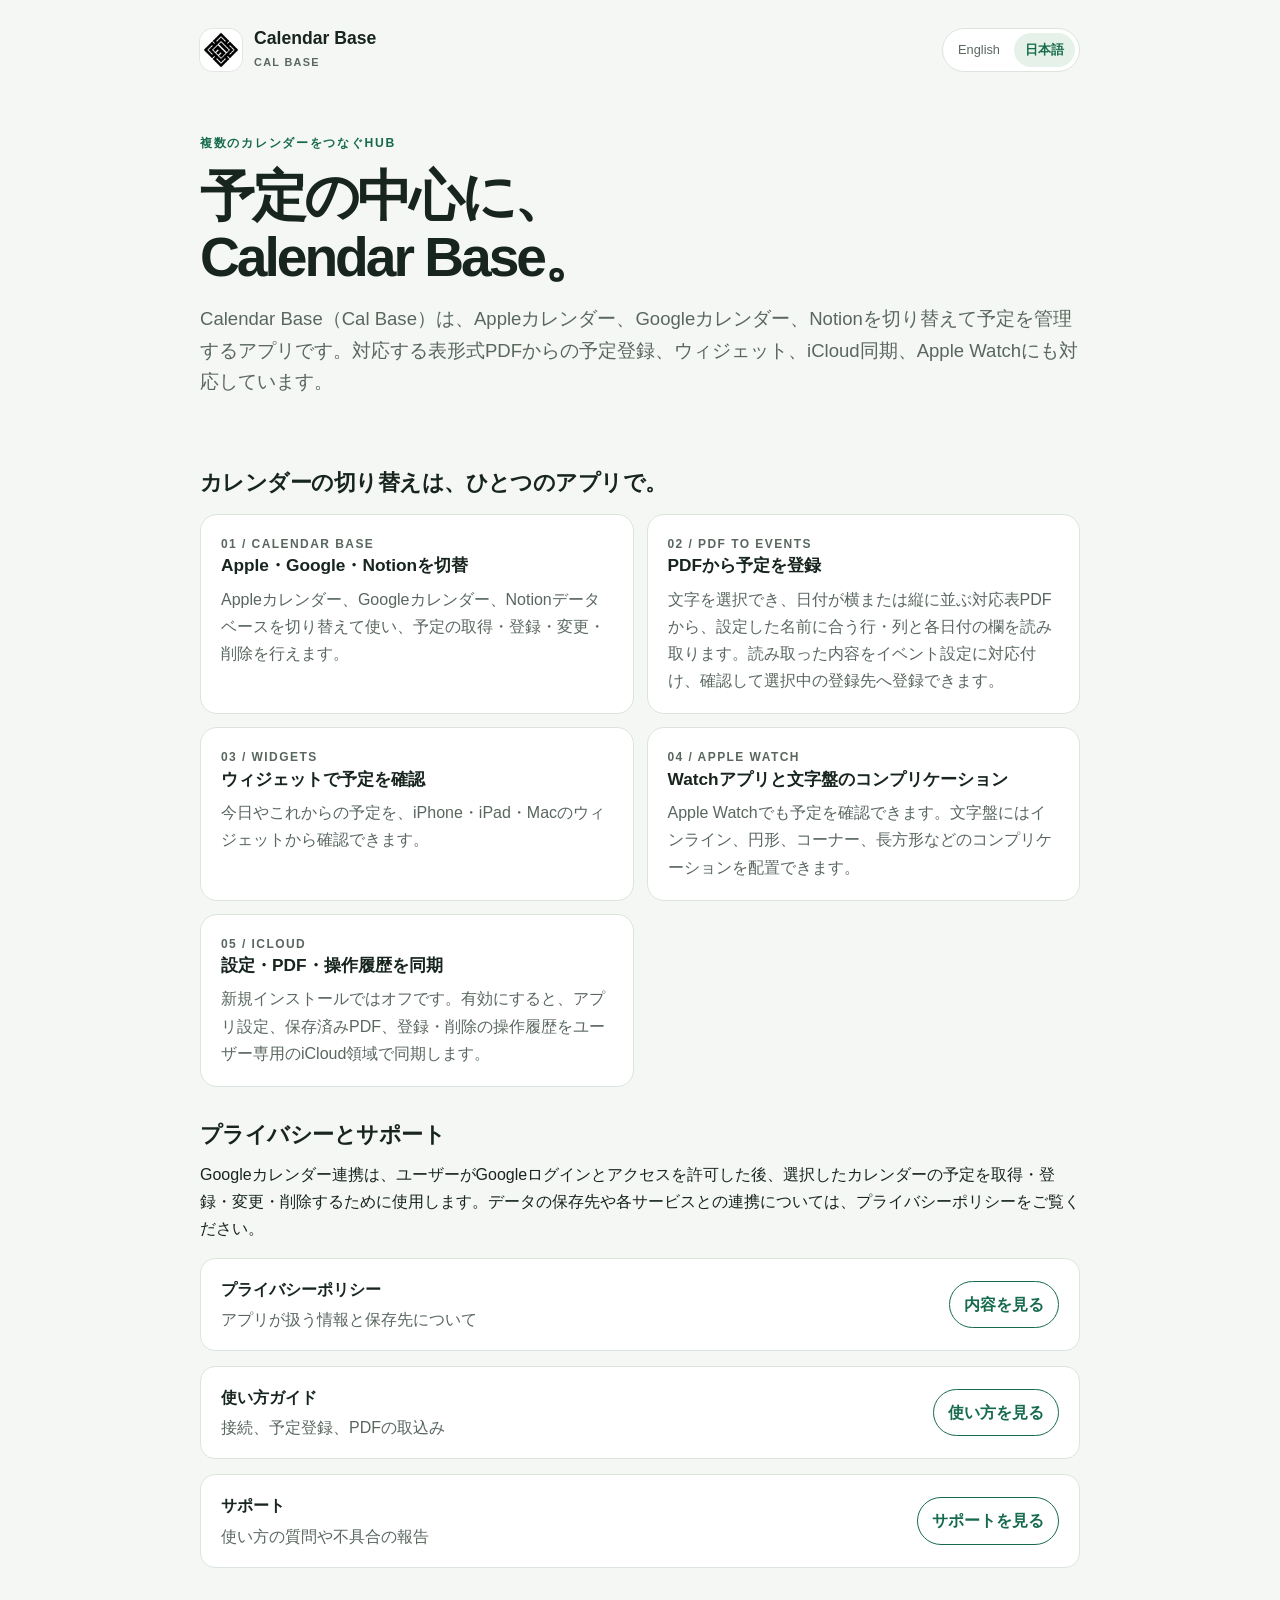
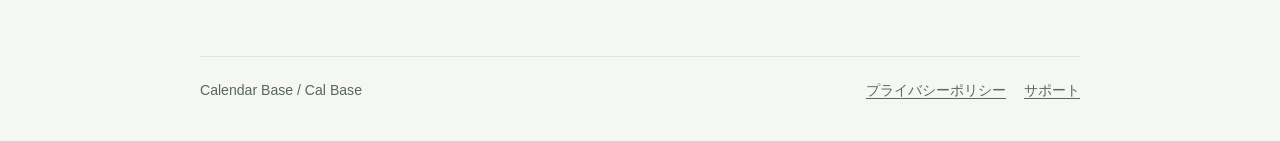
<file: index.html>
<!doctype html>
<html lang="ja">
<head>
  <meta charset="utf-8">
  <meta name="viewport" content="width=device-width, initial-scale=1">
  <meta http-equiv="refresh" content="0; url=/CalendarBase/">
  <link rel="canonical" href="https://unwraps.net/CalendarBase/">
  <title>Calendar Base（Cal Base） | Calendar Base</title>
  <script>location.replace("/CalendarBase/");</script>
</head>
<body>
  <p>ページを移動しました。<a href="/CalendarBase/">こちらを開いてください</a>。</p>
</body>
</html>
</file>
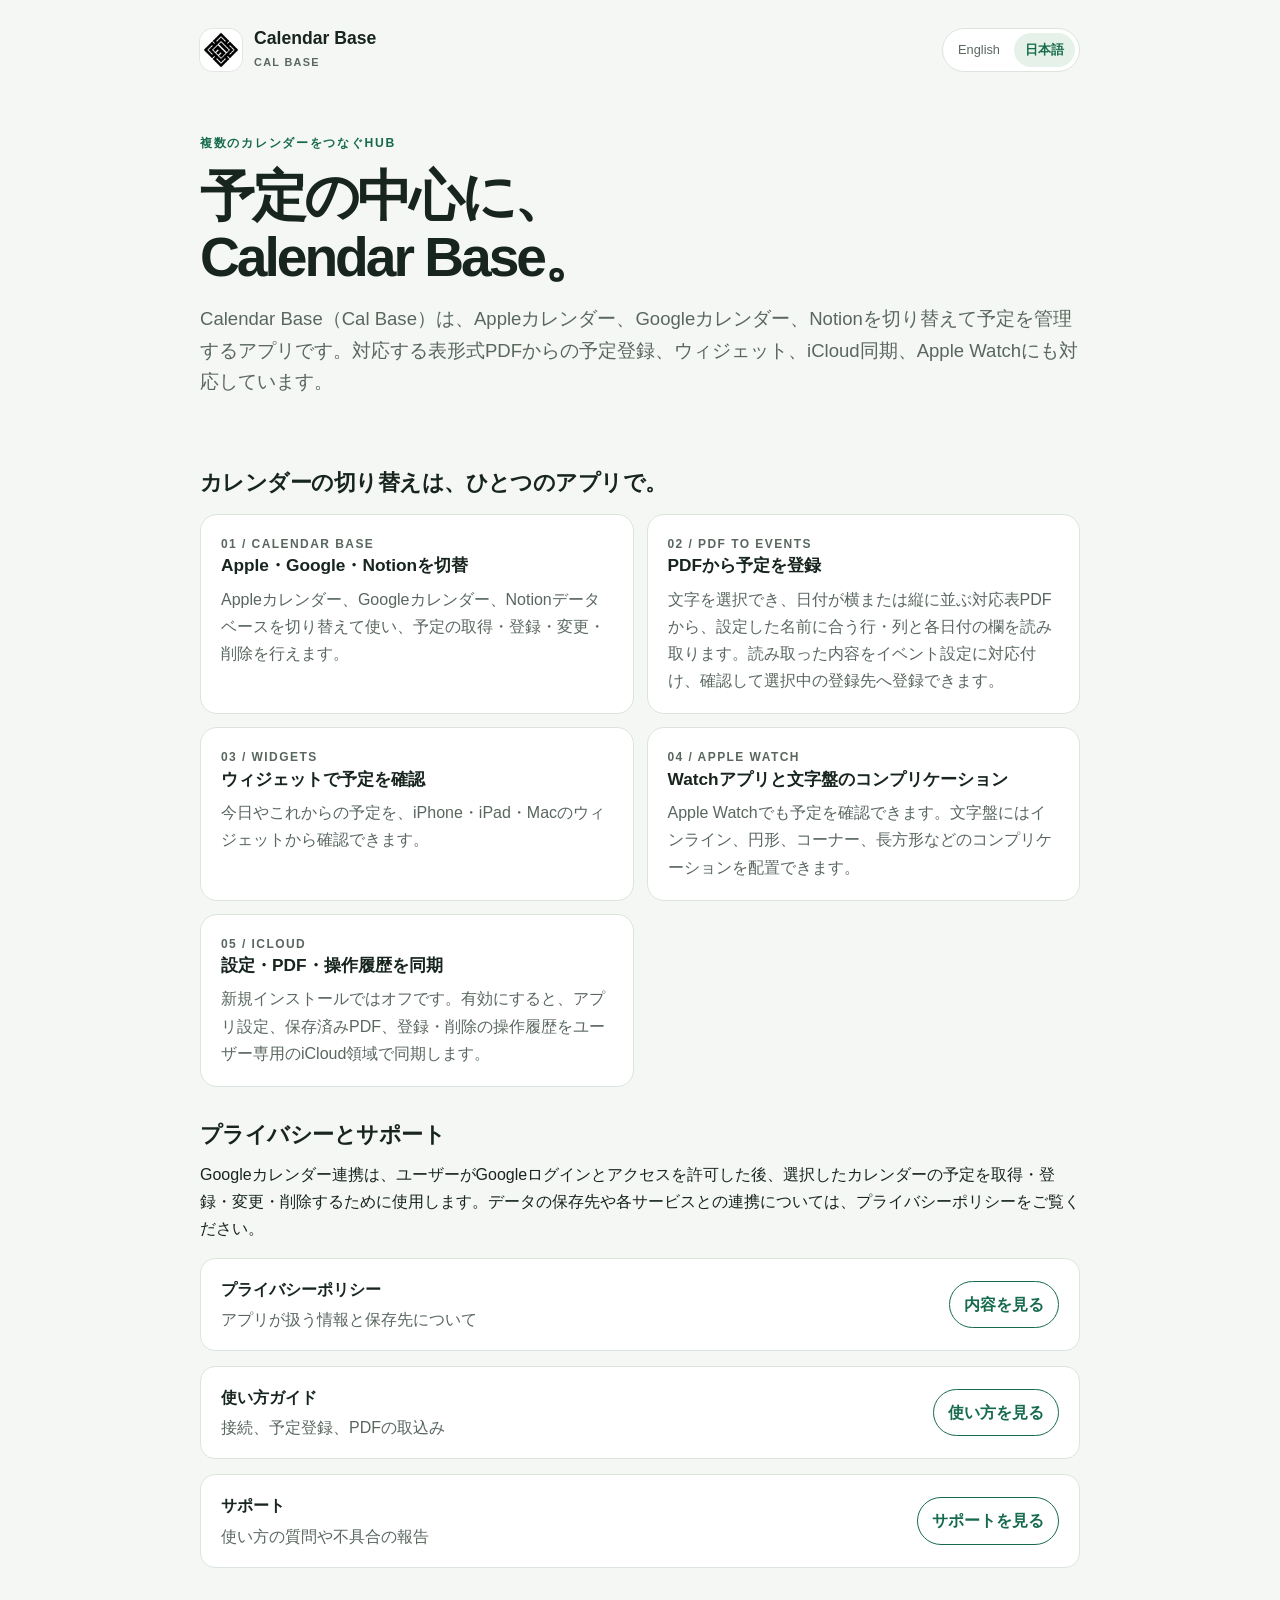
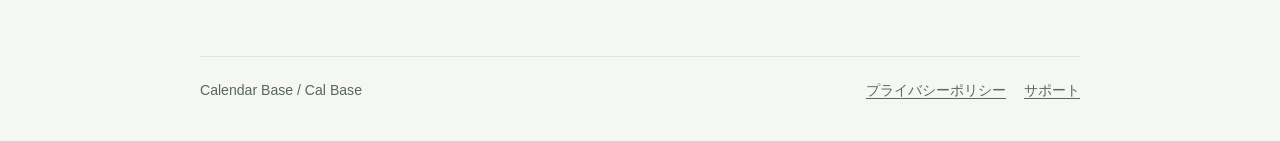
<file: CalendarBase/index.html>
<!doctype html>
<html lang="ja">
<head>
  <meta charset="utf-8">
  <meta name="viewport" content="width=device-width, initial-scale=1">
  <meta name="description" content="Calendar Base（Cal Base）は、Apple・Google・Notionの予定を切り替えて管理し、対応する表形式PDFからイベントを登録できるカレンダーアプリです。">
  <meta name="google-site-verification" content="2ouCp03dMK5Wo_TPutTF6atqRyF8QEnhsNroWnLkpWA">
  <title>Calendar Base（Cal Base）</title>
  <link rel="icon" type="image/png" sizes="1024x1024" href="assets/calbase-app-icon.png">
  <link rel="apple-touch-icon" href="assets/calbase-app-icon.png">
  <link rel="stylesheet" href="styles.css">
</head>
<body>
  <div class="shell">
    <header class="site-header">
      <a class="brand" href="./" aria-label="Calendar Base home">
        <img class="brand-icon" src="assets/calbase-app-icon.png" alt="" aria-hidden="true">
        <span><span class="brand-name">Calendar Base</span><span class="brand-caption">CAL BASE</span></span>
      </a>
      <div class="language-switch" role="group" aria-label="Language">
        <button type="button" data-set-language="en" aria-pressed="false">English</button>
        <button type="button" data-set-language="ja" aria-pressed="true">日本語</button>
      </div>
    </header>

    <main>
      <section class="hero">
        <p class="eyebrow" data-language="ja">複数のカレンダーをつなぐHub</p>
        <p class="eyebrow" data-language="en" hidden>A hub for the calendars you use</p>
        <h1 data-language="ja">予定の中心に、<br>Calendar Base。</h1>
        <h1 data-language="en" hidden>One hub for<br>the calendars you use.</h1>
        <p class="hero-subtitle" data-language="ja">Calendar Base（Cal Base）は、Appleカレンダー、Googleカレンダー、Notionを切り替えて予定を管理するアプリです。対応する表形式PDFからの予定登録、ウィジェット、iCloud同期、Apple Watchにも対応しています。</p>
        <p class="hero-subtitle" data-language="en" hidden>Calendar Base (Cal Base) lets you switch between Apple Calendar, Google Calendar, and Notion to manage events. It also supports event import from compatible table PDFs, widgets, iCloud sync, and Apple Watch.</p>
      </section>

      <section class="section" aria-labelledby="features-ja" data-language="ja">
        <h2 id="features-ja">カレンダーの切り替えは、ひとつのアプリで。</h2>
        <div class="card-grid">
          <article class="card"><p class="card-index">01 / CALENDAR BASE</p><h3>Apple・Google・Notionを切替</h3><p>Appleカレンダー、Googleカレンダー、Notionデータベースを切り替えて使い、予定の取得・登録・変更・削除を行えます。</p></article>
          <article class="card"><p class="card-index">02 / PDF TO EVENTS</p><h3>PDFから予定を登録</h3><p>文字を選択でき、日付が横または縦に並ぶ対応表PDFから、設定した名前に合う行・列と各日付の欄を読み取ります。読み取った内容をイベント設定に対応付け、確認して選択中の登録先へ登録できます。</p></article>
          <article class="card"><p class="card-index">03 / WIDGETS</p><h3>ウィジェットで予定を確認</h3><p>今日やこれからの予定を、iPhone・iPad・Macのウィジェットから確認できます。</p></article>
          <article class="card"><p class="card-index">04 / APPLE WATCH</p><h3>Watchアプリと文字盤のコンプリケーション</h3><p>Apple Watchでも予定を確認できます。文字盤にはインライン、円形、コーナー、長方形などのコンプリケーションを配置できます。</p></article>
          <article class="card"><p class="card-index">05 / ICLOUD</p><h3>設定・PDF・操作履歴を同期</h3><p>新規インストールではオフです。有効にすると、アプリ設定、保存済みPDF、登録・削除の操作履歴をユーザー専用のiCloud領域で同期します。</p></article>
        </div>
      </section>
      <section class="section" aria-labelledby="features-en" data-language="en" hidden>
        <h2 id="features-en">Switch between calendars in one app.</h2>
        <div class="card-grid">
          <article class="card"><p class="card-index">01 / CALENDAR BASE</p><h3>Switch between Apple, Google, and Notion</h3><p>Switch between Apple Calendar, Google Calendar, or a Notion database to fetch, create, update, and delete events.</p></article>
          <article class="card"><p class="card-index">02 / PDF TO EVENTS</p><h3>Create events from compatible PDFs</h3><p>For compatible table PDFs with selectable text and dates arranged horizontally or vertically, Cal Base reads the row or column matching your saved name. Match each day's entry to an event definition, review it, and register it in the selected destination.</p></article>
          <article class="card"><p class="card-index">03 / WIDGETS</p><h3>See events in widgets</h3><p>Check today's and upcoming events in widgets on iPhone, iPad, and Mac.</p></article>
          <article class="card"><p class="card-index">04 / APPLE WATCH</p><h3>Watch app and face complications</h3><p>Check events on Apple Watch and add inline, circular, corner, or rectangular complications to a watch face.</p></article>
          <article class="card"><p class="card-index">05 / ICLOUD</p><h3>Sync settings, PDFs, and history</h3><p>iCloud sync is off by default for new installations. When enabled, app settings, saved PDFs, and registration/deletion history sync through the user's private iCloud account.</p></article>
        </div>
      </section>

      <section class="section" data-language="ja">
        <h2>プライバシーとサポート</h2>
        <p>Googleカレンダー連携は、ユーザーがGoogleログインとアクセスを許可した後、選択したカレンダーの予定を取得・登録・変更・削除するために使用します。データの保存先や各サービスとの連携については、プライバシーポリシーをご覧ください。</p>
        <div class="link-panel"><div><strong>プライバシーポリシー</strong><p>アプリが扱う情報と保存先について</p></div><a class="link-button" href="privacypolicy/">内容を見る</a></div>
        <div class="link-panel"><div><strong>使い方ガイド</strong><p>接続、予定登録、PDFの取込み</p></div><a class="link-button" href="guide/">使い方を見る</a></div>
        <div class="link-panel"><div><strong>サポート</strong><p>使い方の質問や不具合の報告</p></div><a class="link-button" href="support/">サポートを見る</a></div>
      </section>
      <section class="section" data-language="en" hidden>
        <h2>Privacy and support</h2>
        <p>After the user signs in with Google and grants access, Google Calendar integration is used to fetch, create, update, and delete events in the selected calendar. See the Privacy Policy for information about data storage and service integrations.</p>
        <div class="link-panel"><div><strong>Privacy Policy</strong><p>Information handled by the app and where it is stored</p></div><a class="link-button" href="privacypolicy/">Read the policy</a></div>
        <div class="link-panel"><div><strong>User Guide</strong><p>Connections, event management, and PDF import</p></div><a class="link-button" href="guide/">Read the guide</a></div>
        <div class="link-panel"><div><strong>Support</strong><p>Questions and issue reports</p></div><a class="link-button" href="support/">Get support</a></div>
      </section>
    </main>

    <footer class="site-footer">
      <span>Calendar Base / Cal Base</span>
      <nav class="footer-links" aria-label="Related pages">
        <a href="privacypolicy/" data-language="ja">プライバシーポリシー</a><a href="privacypolicy/" data-language="en" hidden>Privacy Policy</a>
        <a href="support/" data-language="ja">サポート</a><a href="support/" data-language="en" hidden>Support</a>
      </nav>
    </footer>
  </div>
  <script src="language.js"></script>
</body>
</html>
</file>
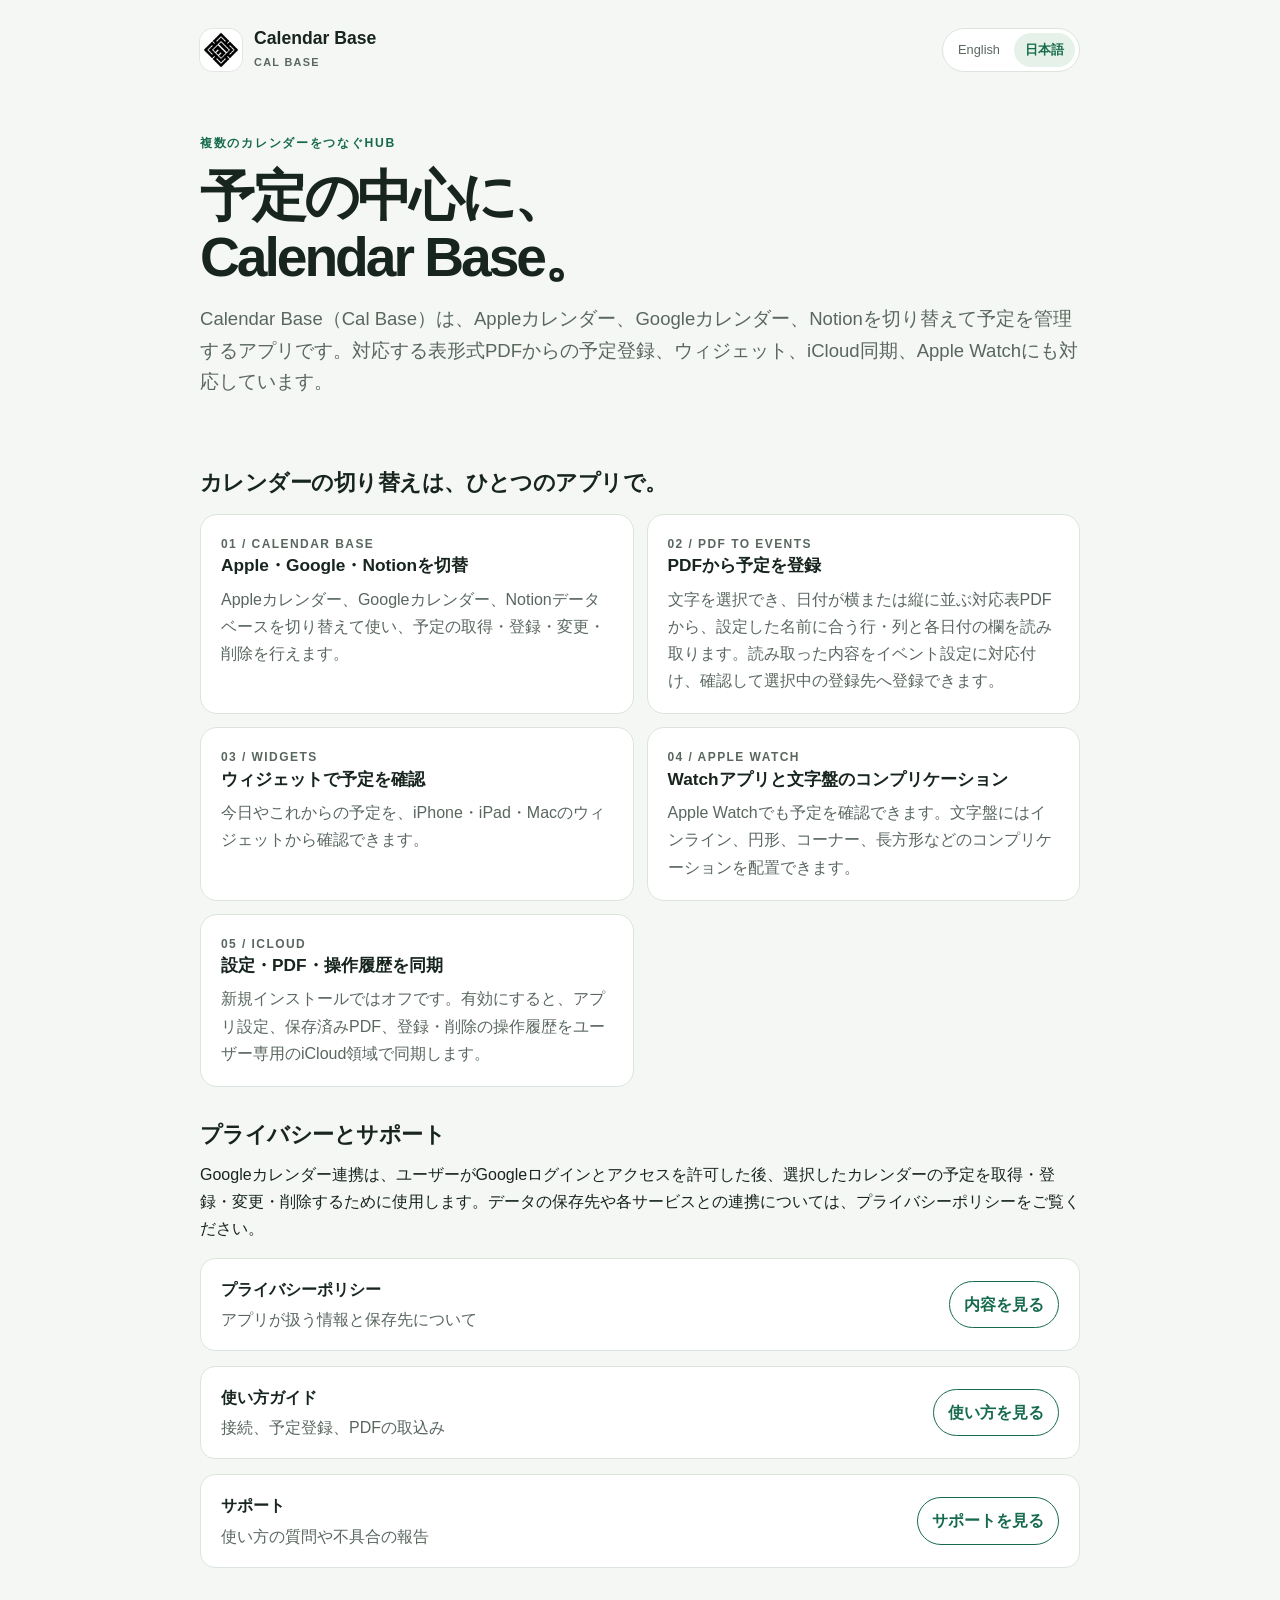
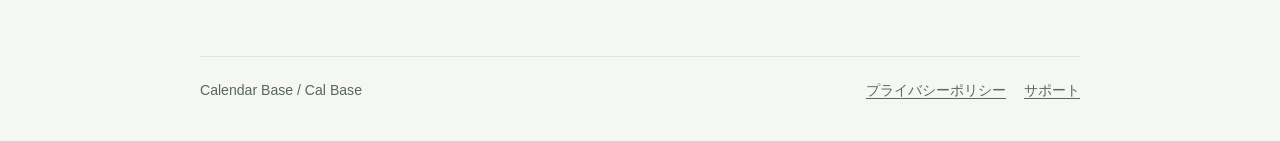
<file: CalendarHub/index.html>
<!doctype html>
<html lang="ja">
<head>
  <meta charset="utf-8">
  <meta name="viewport" content="width=device-width, initial-scale=1">
  <meta http-equiv="refresh" content="0; url=/CalendarBase/">
  <link rel="canonical" href="https://unwraps.net/CalendarBase/">
  <title>Calendar Base</title>
  <script>location.replace("/CalendarBase/" + location.search + location.hash);</script>
</head>
<body>
  <p>Calendar Baseのページへ移動しました。<a href="/CalendarBase/">こちらを開いてください</a>。</p>
</body>
</html>
</file>
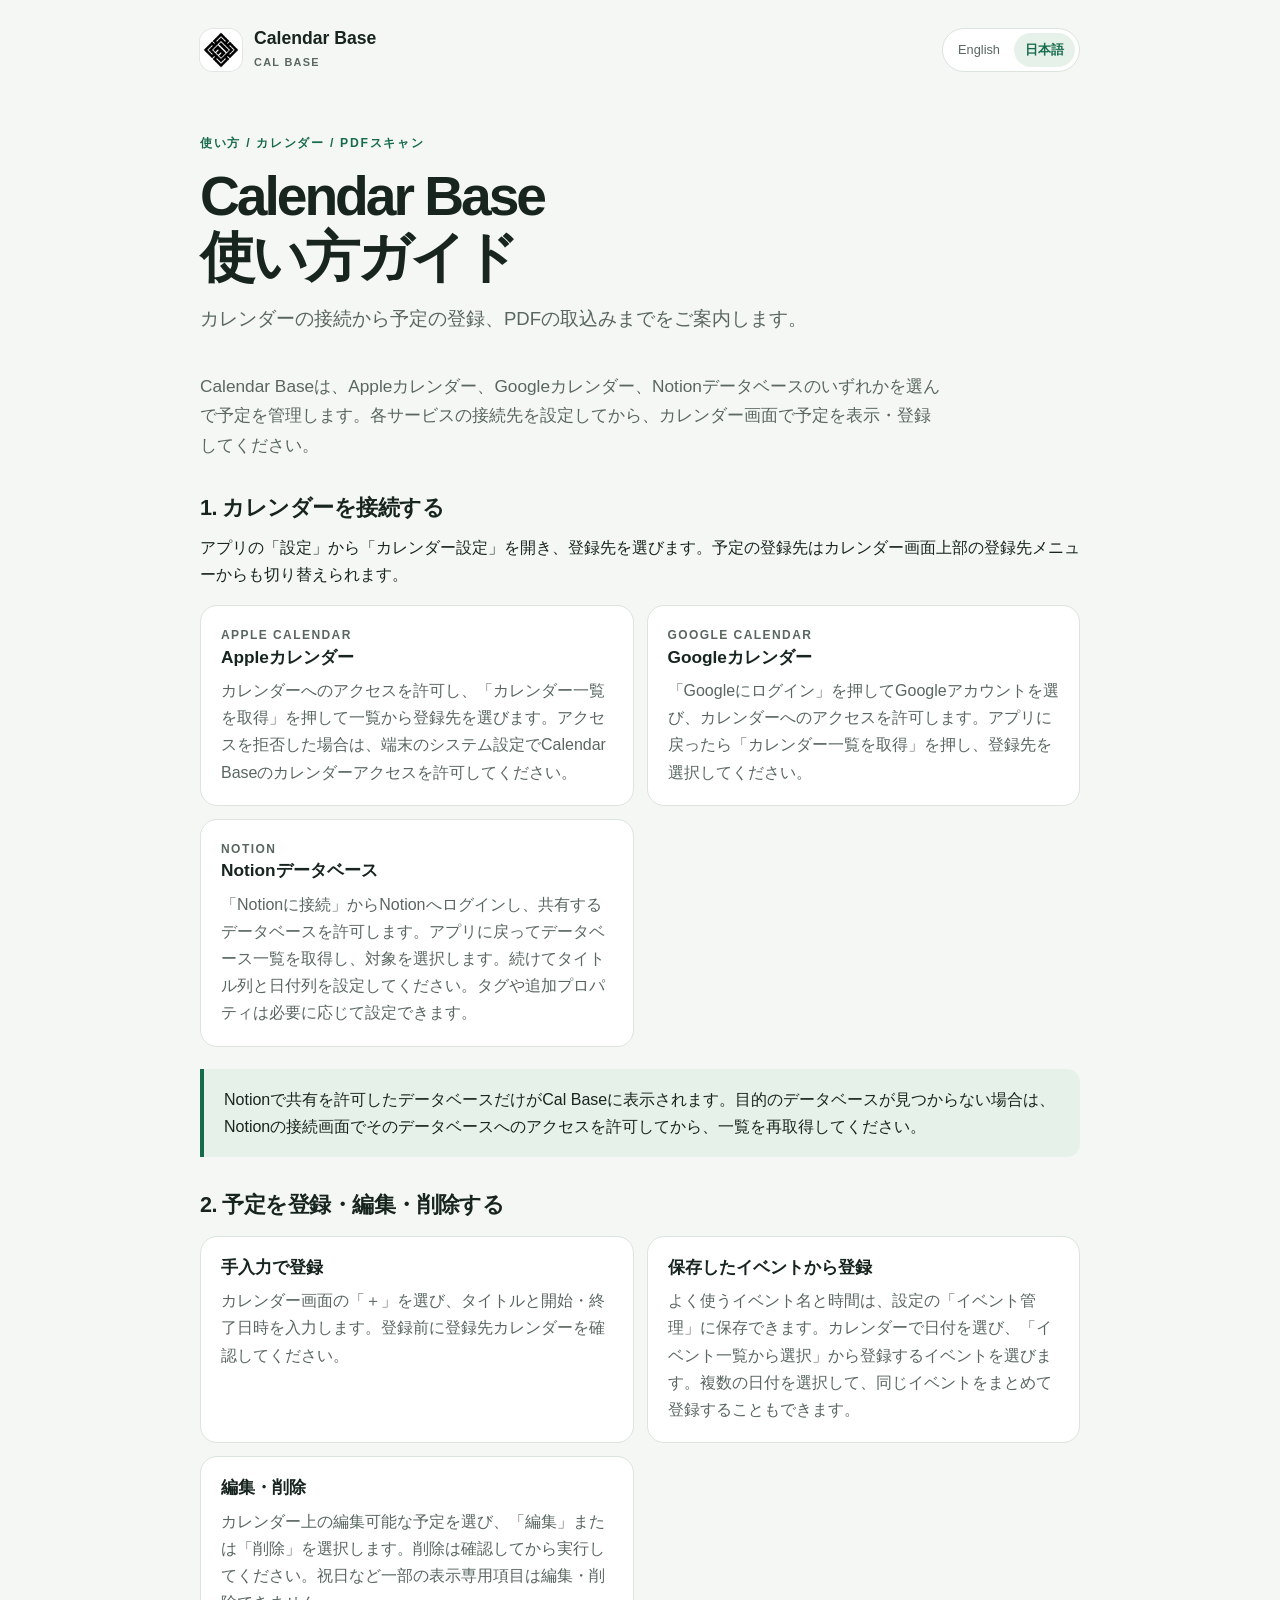
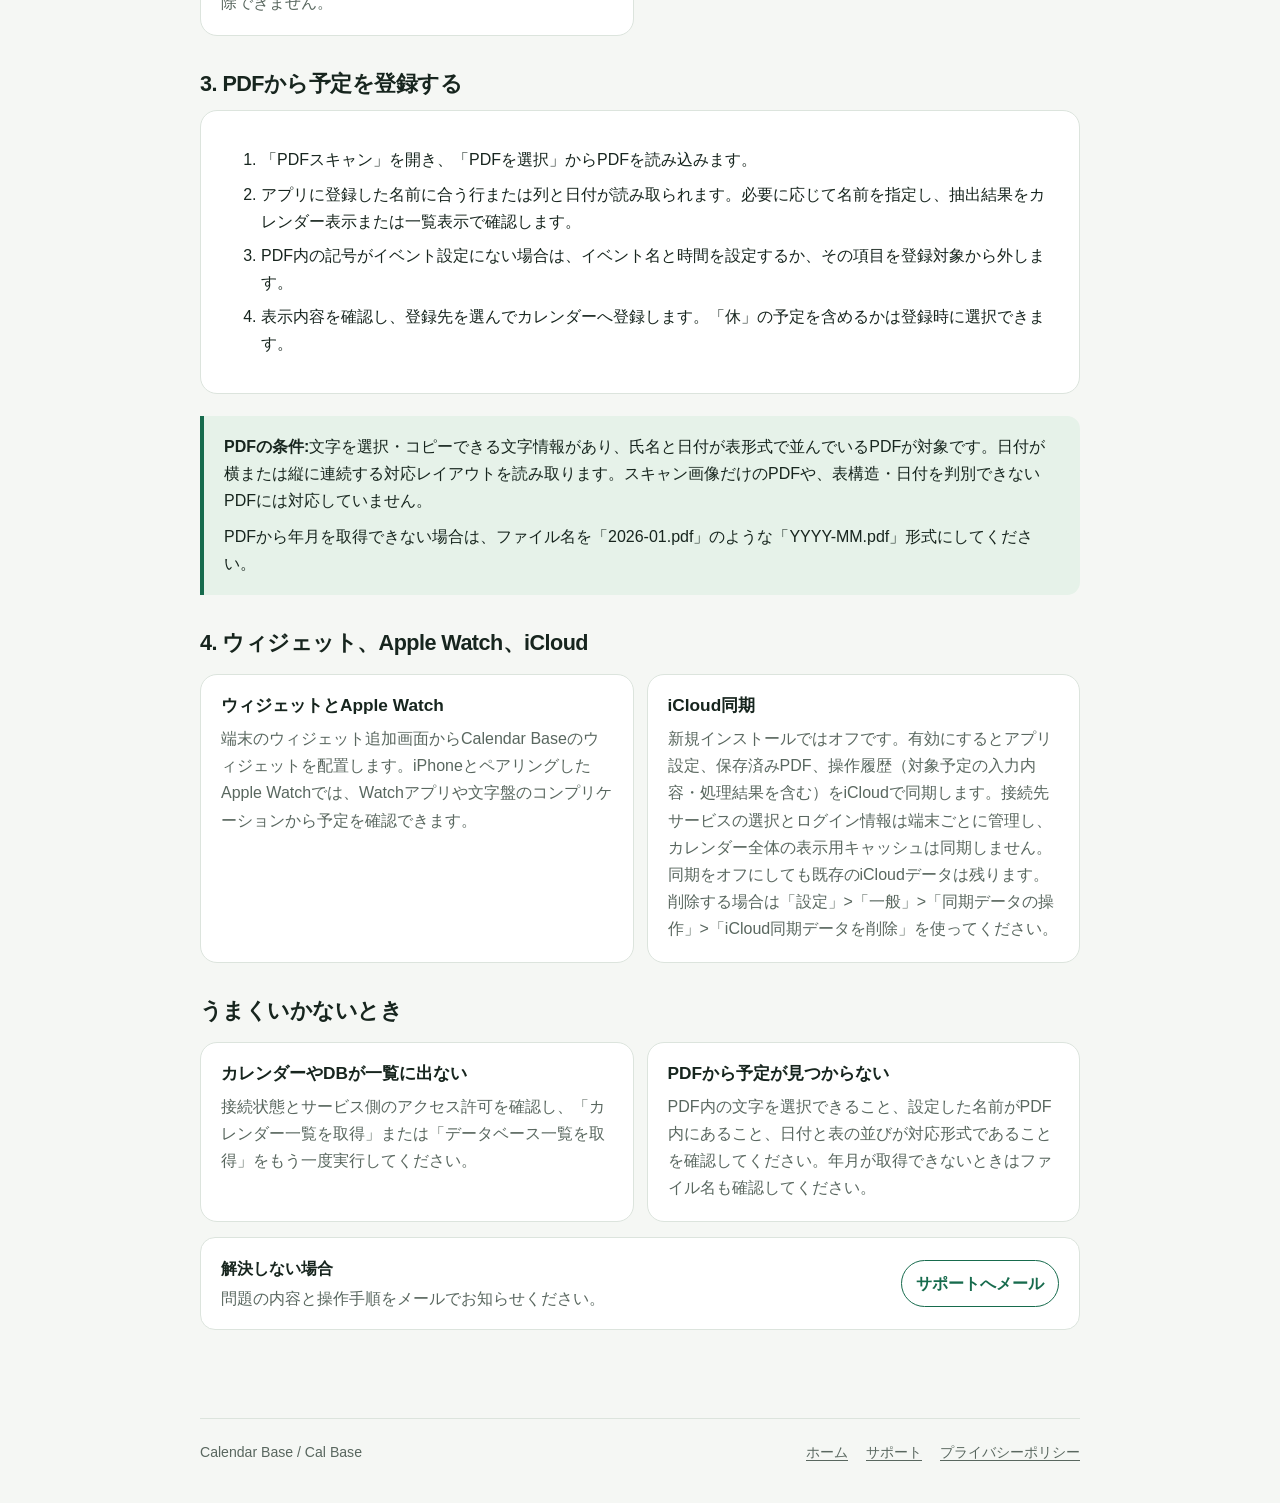
<file: CalendarBase/guide/index.html>
<!doctype html>
<html lang="ja">
<head>
  <meta charset="utf-8">
  <meta name="viewport" content="width=device-width, initial-scale=1">
  <meta name="description" content="Calendar Base（Cal Base）のカレンダー接続、イベント登録、PDFの取込み、ウィジェット、iCloud同期の使い方です。">
  <title>使い方ガイド | Calendar Base</title>
  <link rel="icon" type="image/png" sizes="1024x1024" href="../assets/calbase-app-icon.png">
  <link rel="apple-touch-icon" href="../assets/calbase-app-icon.png">
  <link rel="stylesheet" href="../styles.css">
</head>
<body>
  <div class="shell">
    <header class="site-header">
      <a class="brand" href="../" aria-label="Calendar Base home">
        <img class="brand-icon" src="../assets/calbase-app-icon.png" alt="" aria-hidden="true">
        <span><span class="brand-name">Calendar Base</span><span class="brand-caption">CAL BASE</span></span>
      </a>
      <div class="language-switch" role="group" aria-label="Language">
        <button type="button" data-set-language="en" aria-pressed="false">English</button>
        <button type="button" data-set-language="ja" aria-pressed="true">日本語</button>
      </div>
    </header>

    <main>
      <section class="hero">
        <p class="eyebrow" data-language="ja">使い方 / カレンダー / PDFスキャン</p>
        <p class="eyebrow" data-language="en" hidden>USER GUIDE / CALENDARS / SCHEDULE PDF</p>
        <h1 data-language="ja">Calendar Base<br>使い方ガイド</h1>
        <h1 data-language="en" hidden>Calendar Base<br>User Guide</h1>
        <p class="hero-subtitle" data-language="ja">カレンダーの接続から予定の登録、PDFの取込みまでをご案内します。</p>
        <p class="hero-subtitle" data-language="en" hidden>Learn how to connect calendars, manage events, and import compatible PDFs.</p>
      </section>

      <div data-language="ja">
        <p class="intro">Calendar Baseは、Appleカレンダー、Googleカレンダー、Notionデータベースのいずれかを選んで予定を管理します。各サービスの接続先を設定してから、カレンダー画面で予定を表示・登録してください。</p>

        <section class="section">
          <h2>1. カレンダーを接続する</h2>
          <p>アプリの「設定」から「カレンダー設定」を開き、登録先を選びます。予定の登録先はカレンダー画面上部の登録先メニューからも切り替えられます。</p>
          <div class="card-grid">
            <article class="card"><p class="card-index">APPLE CALENDAR</p><h3>Appleカレンダー</h3><p>カレンダーへのアクセスを許可し、「カレンダー一覧を取得」を押して一覧から登録先を選びます。アクセスを拒否した場合は、端末のシステム設定でCalendar Baseのカレンダーアクセスを許可してください。</p></article>
            <article class="card"><p class="card-index">GOOGLE CALENDAR</p><h3>Googleカレンダー</h3><p>「Googleにログイン」を押してGoogleアカウントを選び、カレンダーへのアクセスを許可します。アプリに戻ったら「カレンダー一覧を取得」を押し、登録先を選択してください。</p></article>
            <article class="card"><p class="card-index">NOTION</p><h3>Notionデータベース</h3><p>「Notionに接続」からNotionへログインし、共有するデータベースを許可します。アプリに戻ってデータベース一覧を取得し、対象を選択します。続けてタイトル列と日付列を設定してください。タグや追加プロパティは必要に応じて設定できます。</p></article>
          </div>
          <div class="notice"><p>Notionで共有を許可したデータベースだけがCal Baseに表示されます。目的のデータベースが見つからない場合は、Notionの接続画面でそのデータベースへのアクセスを許可してから、一覧を再取得してください。</p></div>
        </section>

        <section class="section">
          <h2>2. 予定を登録・編集・削除する</h2>
          <div class="card-grid">
            <article class="card"><h3>手入力で登録</h3><p>カレンダー画面の「＋」を選び、タイトルと開始・終了日時を入力します。登録前に登録先カレンダーを確認してください。</p></article>
            <article class="card"><h3>保存したイベントから登録</h3><p>よく使うイベント名と時間は、設定の「イベント管理」に保存できます。カレンダーで日付を選び、「イベント一覧から選択」から登録するイベントを選びます。複数の日付を選択して、同じイベントをまとめて登録することもできます。</p></article>
            <article class="card"><h3>編集・削除</h3><p>カレンダー上の編集可能な予定を選び、「編集」または「削除」を選択します。削除は確認してから実行してください。祝日など一部の表示専用項目は編集・削除できません。</p></article>
          </div>
        </section>

        <section class="section">
          <h2>3. PDFから予定を登録する</h2>
          <div class="card">
            <ol>
              <li>「PDFスキャン」を開き、「PDFを選択」からPDFを読み込みます。</li>
              <li>アプリに登録した名前に合う行または列と日付が読み取られます。必要に応じて名前を指定し、抽出結果をカレンダー表示または一覧表示で確認します。</li>
              <li>PDF内の記号がイベント設定にない場合は、イベント名と時間を設定するか、その項目を登録対象から外します。</li>
              <li>表示内容を確認し、登録先を選んでカレンダーへ登録します。「休」の予定を含めるかは登録時に選択できます。</li>
            </ol>
          </div>
          <div class="notice">
            <p><strong>PDFの条件:</strong>文字を選択・コピーできる文字情報があり、氏名と日付が表形式で並んでいるPDFが対象です。日付が横または縦に連続する対応レイアウトを読み取ります。スキャン画像だけのPDFや、表構造・日付を判別できないPDFには対応していません。</p>
            <p>PDFから年月を取得できない場合は、ファイル名を「2026-01.pdf」のような「YYYY-MM.pdf」形式にしてください。</p>
          </div>
        </section>

        <section class="section">
          <h2>4. ウィジェット、Apple Watch、iCloud</h2>
          <div class="card-grid">
            <article class="card"><h3>ウィジェットとApple Watch</h3><p>端末のウィジェット追加画面からCalendar Baseのウィジェットを配置します。iPhoneとペアリングしたApple Watchでは、Watchアプリや文字盤のコンプリケーションから予定を確認できます。</p></article>
            <article class="card"><h3>iCloud同期</h3><p>新規インストールではオフです。有効にするとアプリ設定、保存済みPDF、操作履歴（対象予定の入力内容・処理結果を含む）をiCloudで同期します。接続先サービスの選択とログイン情報は端末ごとに管理し、カレンダー全体の表示用キャッシュは同期しません。同期をオフにしても既存のiCloudデータは残ります。削除する場合は「設定」&gt;「一般」&gt;「同期データの操作」&gt;「iCloud同期データを削除」を使ってください。</p></article>
          </div>
        </section>

        <section class="section">
          <h2>うまくいかないとき</h2>
          <div class="card-grid">
            <article class="card"><h3>カレンダーやDBが一覧に出ない</h3><p>接続状態とサービス側のアクセス許可を確認し、「カレンダー一覧を取得」または「データベース一覧を取得」をもう一度実行してください。</p></article>
            <article class="card"><h3>PDFから予定が見つからない</h3><p>PDF内の文字を選択できること、設定した名前がPDF内にあること、日付と表の並びが対応形式であることを確認してください。年月が取得できないときはファイル名も確認してください。</p></article>
          </div>
          <div class="link-panel"><div><strong>解決しない場合</strong><p>問題の内容と操作手順をメールでお知らせください。</p></div><a class="link-button" href="mailto:output@unwraps.net?subject=Calendar%20Hub%20Support">サポートへメール</a></div>
        </section>
      </div>

      <div data-language="en" hidden>
        <p class="intro">Calendar Base lets you choose Apple Calendar, Google Calendar, or a Notion database as your event destination. Set up a connection first, then view and manage events in the calendar screen.</p>

        <section class="section">
          <h2>1. Connect a calendar</h2>
          <p>Open Calendar Settings from the app's Settings and choose a destination. You can also switch the destination from the menu at the top of the calendar screen.</p>
          <div class="card-grid">
            <article class="card"><p class="card-index">APPLE CALENDAR</p><h3>Apple Calendar</h3><p>Allow calendar access, choose Fetch Calendar List, and select a destination. If access was denied, allow Calendar Base to access calendars in your device's system settings.</p></article>
            <article class="card"><p class="card-index">GOOGLE CALENDAR</p><h3>Google Calendar</h3><p>Choose Sign in with Google, select your account, and allow calendar access. Return to the app, fetch the calendar list, and select a destination.</p></article>
            <article class="card"><p class="card-index">NOTION</p><h3>Notion database</h3><p>Choose Connect to Notion, sign in, and allow access to the databases you want to share. Return to the app, fetch the database list, and select a database. Then choose its title and date properties. Tag and additional properties are optional.</p></article>
          </div>
          <div class="notice"><p>Only databases allowed on Notion's authorization screen appear in Cal Base. If a database is missing, grant access to it in Notion and fetch the list again.</p></div>
        </section>

        <section class="section">
          <h2>2. Create, edit, and delete events</h2>
          <div class="card-grid">
            <article class="card"><h3>Create an event manually</h3><p>Choose the plus button on the calendar screen, enter a title and start and end times, and check the destination before saving.</p></article>
            <article class="card"><h3>Register a saved event</h3><p>Save frequently used event names and times in Event Management in Settings. Choose a date, select “Choose from event list,” and pick an event. You can select multiple dates to register the same event on them.</p></article>
            <article class="card"><h3>Edit or delete</h3><p>Select an editable event on the calendar and choose Edit or Delete. Confirm before deleting. Some display-only items, such as holidays, cannot be edited or deleted.</p></article>
          </div>
        </section>

        <section class="section">
          <h2>3. Register events from a PDF</h2>
          <div class="card">
            <ol>
              <li>Open PDF Scan, select “Choose PDF,” and pick a compatible PDF.</li>
              <li>Cal Base reads the row or column matching the name saved in the app and the dates. Review the results in calendar or list view.</li>
              <li>If a symbol in the PDF is not defined in Event Management, configure its event name and time when prompted, or choose not to register it.</li>
              <li>Review the results, choose the destination, and register them. You can choose whether to include days off.</li>
            </ol>
          </div>
          <div class="notice">
            <p><strong>PDF requirements:</strong>The PDF must contain selectable text and a table with names and dates in a supported layout. Cal Base reads supported tables where dates run horizontally or vertically. Image-only scans and layouts whose table or date order cannot be identified are not supported.</p>
            <p>If the year and month cannot be read from the PDF, name the file in YYYY-MM.pdf format, such as 2026-01.pdf.</p>
          </div>
        </section>

        <section class="section">
          <h2>4. Widgets, Apple Watch, and iCloud</h2>
          <div class="card-grid">
            <article class="card"><h3>Widgets and Apple Watch</h3><p>Add a Calendar Base widget using your device's widget gallery. On a paired Apple Watch, check events in the Watch app or with a complication on the watch face.</p></article>
            <article class="card"><h3>iCloud sync</h3><p>Sync is off by default for new installations. When enabled, it syncs app settings, saved PDFs, and operation history, including the affected event details and results. The connection service and sign-in credentials are managed separately on each device; the full calendar display cache is not synced. Turning sync off leaves existing iCloud data in place. To delete it, choose Settings &gt; General &gt; Sync Data Options &gt; Delete iCloud Sync Data.</p></article>
          </div>
        </section>

        <section class="section">
          <h2>Troubleshooting</h2>
          <div class="card-grid">
            <article class="card"><h3>A calendar or database is missing</h3><p>Check the connection and service permissions, then fetch the calendar or database list again.</p></article>
            <article class="card"><h3>No events were found in the PDF</h3><p>Check that PDF text can be selected, the saved name appears in it, and the table and date layout is supported. If the month was not detected, check the file name too.</p></article>
          </div>
          <div class="link-panel"><div><strong>Still need help?</strong><p>Email us with the issue and the steps that led to it.</p></div><a class="link-button" href="mailto:output@unwraps.net?subject=Calendar%20Hub%20Support">Email support</a></div>
        </section>
      </div>
    </main>

    <footer class="site-footer">
      <span>Calendar Base / Cal Base</span>
      <nav class="footer-links" aria-label="Related pages">
        <a href="../" data-language="ja">ホーム</a><a href="../" data-language="en" hidden>Home</a>
        <a href="../support/" data-language="ja">サポート</a><a href="../support/" data-language="en" hidden>Support</a>
        <a href="../privacypolicy/" data-language="ja">プライバシーポリシー</a><a href="../privacypolicy/" data-language="en" hidden>Privacy Policy</a>
      </nav>
    </footer>
  </div>
  <script src="../language.js"></script>
</body>
</html>
</file>
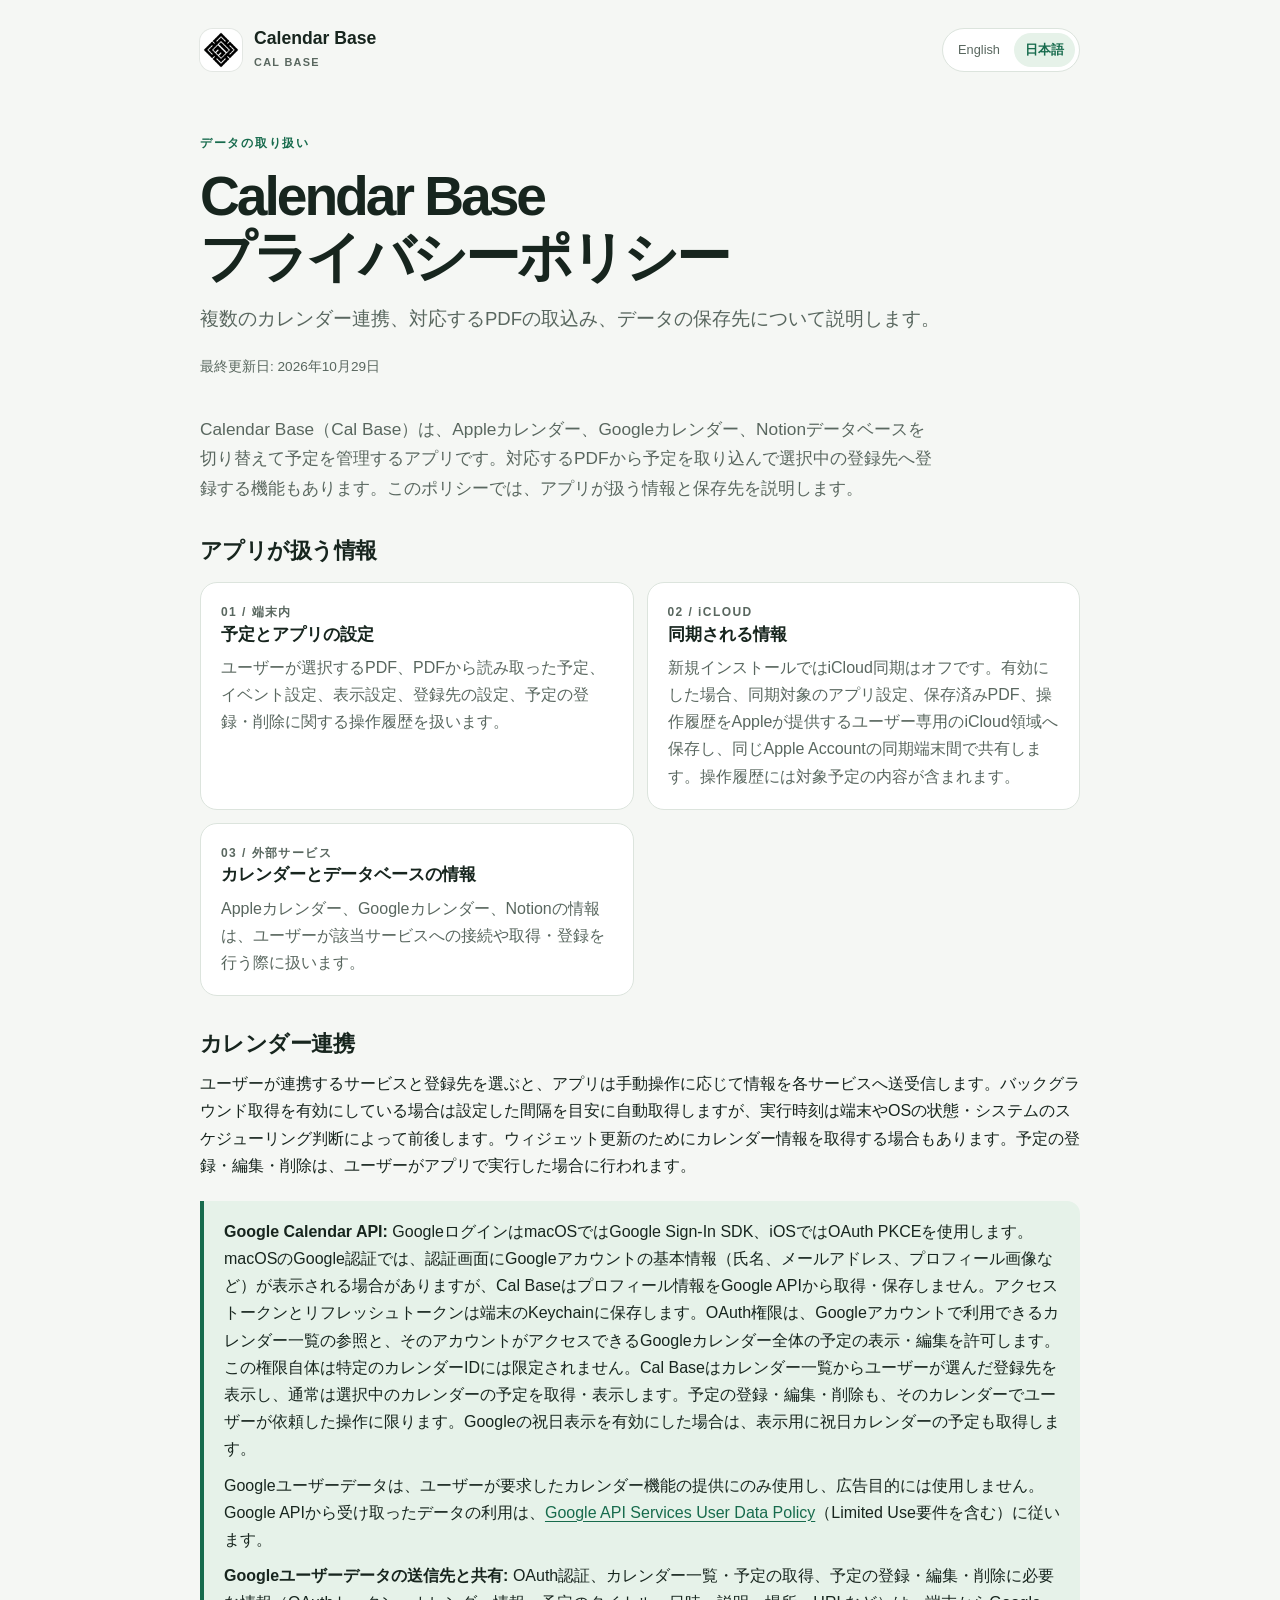
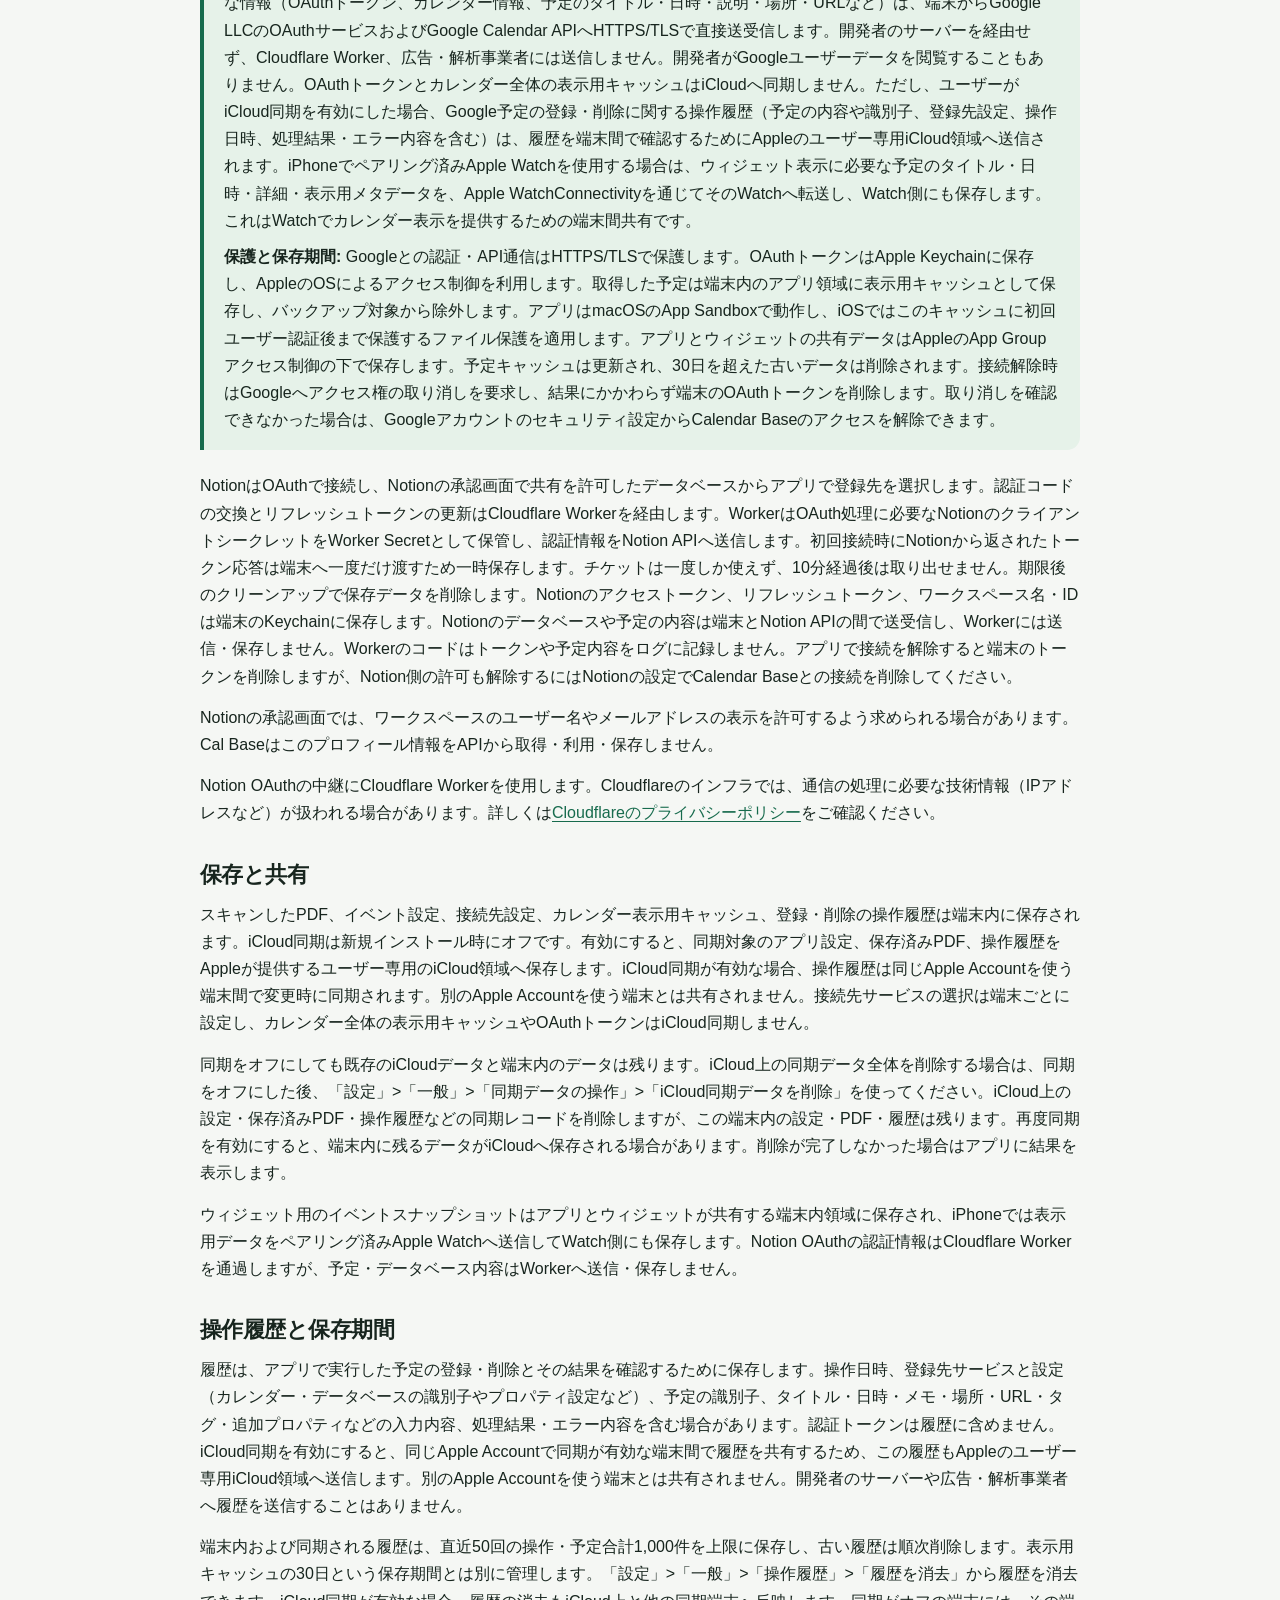
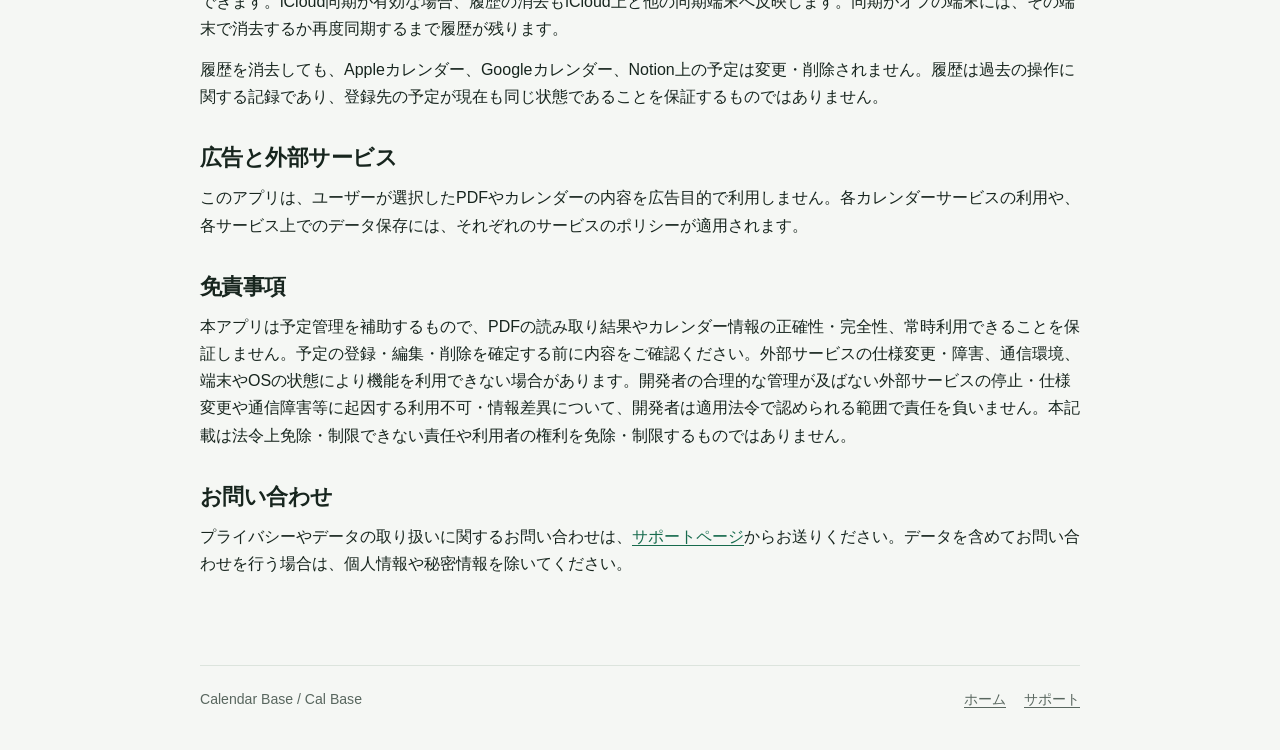
<file: CalendarBase/privacypolicy/index.html>
<!doctype html>
<html lang="ja">
<head>
  <meta charset="utf-8">
  <meta name="viewport" content="width=device-width, initial-scale=1">
  <meta name="description" content="Calendar Base（Cal Base）のGoogle・Notion OAuth、カレンダー連携、情報の保存先と免責事項について説明します。">
  <title>Calendar Base（Cal Base）プライバシーポリシー</title>
  <link rel="icon" type="image/png" sizes="1024x1024" href="../assets/calbase-app-icon.png">
  <link rel="apple-touch-icon" href="../assets/calbase-app-icon.png">
  <link rel="stylesheet" href="../styles.css">
</head>
<body>
  <div class="shell">
    <header class="site-header">
      <a class="brand" href="../" aria-label="Calendar Base home">
        <img class="brand-icon" src="../assets/calbase-app-icon.png" alt="" aria-hidden="true">
        <span><span class="brand-name">Calendar Base</span><span class="brand-caption">CAL BASE</span></span>
      </a>
      <div class="language-switch" role="group" aria-label="Language">
        <button type="button" data-set-language="en" aria-pressed="false">English</button>
        <button type="button" data-set-language="ja" aria-pressed="true">日本語</button>
      </div>
    </header>




    <main>
      <section class="hero">
        <p class="eyebrow" data-language="ja">データの取り扱い</p>
        <p class="eyebrow" data-language="en" hidden>DATA HANDLING</p>
        <h1 data-language="ja">Calendar Base<br>プライバシーポリシー</h1>
        <h1 data-language="en" hidden>Calendar Base<br>Privacy Policy</h1>
        <p class="hero-subtitle" data-language="ja">複数のカレンダー連携、対応するPDFの取込み、データの保存先について説明します。</p>
        <p class="hero-subtitle" data-language="en" hidden>This policy explains calendar integrations, compatible PDF import, and where app data is stored.</p>
        <p class="updated" data-language="ja">最終更新日: 2026年10月29日</p>
        <p class="updated" data-language="en" hidden>Last updated: October 29, 2026</p>
      </section>




      <div data-language="ja">
        <p class="intro">Calendar Base（Cal Base）は、Appleカレンダー、Googleカレンダー、Notionデータベースを切り替えて予定を管理するアプリです。対応するPDFから予定を取り込んで選択中の登録先へ登録する機能もあります。このポリシーでは、アプリが扱う情報と保存先を説明します。</p>




        <section class="section">
          <h2>アプリが扱う情報</h2>
          <div class="card-grid">
            <article class="card"><p class="card-index">01 / 端末内</p><h3>予定とアプリの設定</h3><p>ユーザーが選択するPDF、PDFから読み取った予定、イベント設定、表示設定、登録先の設定、予定の登録・削除に関する操作履歴を扱います。</p></article>
            <article class="card"><p class="card-index">02 / iCLOUD</p><h3>同期される情報</h3><p>新規インストールではiCloud同期はオフです。有効にした場合、同期対象のアプリ設定、保存済みPDF、操作履歴をAppleが提供するユーザー専用のiCloud領域へ保存し、同じApple Accountの同期端末間で共有します。操作履歴には対象予定の内容が含まれます。</p></article>
            <article class="card"><p class="card-index">03 / 外部サービス</p><h3>カレンダーとデータベースの情報</h3><p>Appleカレンダー、Googleカレンダー、Notionの情報は、ユーザーが該当サービスへの接続や取得・登録を行う際に扱います。</p></article>
          </div>
        </section>




        <section class="section">
          <h2>カレンダー連携</h2>
          <p>ユーザーが連携するサービスと登録先を選ぶと、アプリは手動操作に応じて情報を各サービスへ送受信します。バックグラウンド取得を有効にしている場合は設定した間隔を目安に自動取得しますが、実行時刻は端末やOSの状態・システムのスケジューリング判断によって前後します。ウィジェット更新のためにカレンダー情報を取得する場合もあります。予定の登録・編集・削除は、ユーザーがアプリで実行した場合に行われます。</p>
          <div class="notice"><p><strong>Google Calendar API:</strong> GoogleログインはmacOSではGoogle Sign-In SDK、iOSではOAuth PKCEを使用します。macOSのGoogle認証では、認証画面にGoogleアカウントの基本情報（氏名、メールアドレス、プロフィール画像など）が表示される場合がありますが、Cal Baseはプロフィール情報をGoogle APIから取得・保存しません。アクセストークンとリフレッシュトークンは端末のKeychainに保存します。OAuth権限は、Googleアカウントで利用できるカレンダー一覧の参照と、そのアカウントがアクセスできるGoogleカレンダー全体の予定の表示・編集を許可します。この権限自体は特定のカレンダーIDには限定されません。Cal Baseはカレンダー一覧からユーザーが選んだ登録先を表示し、通常は選択中のカレンダーの予定を取得・表示します。予定の登録・編集・削除も、そのカレンダーでユーザーが依頼した操作に限ります。Googleの祝日表示を有効にした場合は、表示用に祝日カレンダーの予定も取得します。</p><p>Googleユーザーデータは、ユーザーが要求したカレンダー機能の提供にのみ使用し、広告目的には使用しません。Google APIから受け取ったデータの利用は、<a href="https://developers.google.com/terms/api-services-user-data-policy">Google API Services User Data Policy</a>（Limited Use要件を含む）に従います。</p><p><strong>Googleユーザーデータの送信先と共有:</strong> OAuth認証、カレンダー一覧・予定の取得、予定の登録・編集・削除に必要な情報（OAuthトークン、カレンダー情報、予定のタイトル・日時・説明・場所・URLなど）は、端末からGoogle LLCのOAuthサービスおよびGoogle Calendar APIへHTTPS/TLSで直接送受信します。開発者のサーバーを経由せず、Cloudflare Worker、広告・解析事業者には送信しません。開発者がGoogleユーザーデータを閲覧することもありません。OAuthトークンとカレンダー全体の表示用キャッシュはiCloudへ同期しません。ただし、ユーザーがiCloud同期を有効にした場合、Google予定の登録・削除に関する操作履歴（予定の内容や識別子、登録先設定、操作日時、処理結果・エラー内容を含む）は、履歴を端末間で確認するためにAppleのユーザー専用iCloud領域へ送信されます。iPhoneでペアリング済みApple Watchを使用する場合は、ウィジェット表示に必要な予定のタイトル・日時・詳細・表示用メタデータを、Apple WatchConnectivityを通じてそのWatchへ転送し、Watch側にも保存します。これはWatchでカレンダー表示を提供するための端末間共有です。</p><p><strong>保護と保存期間:</strong> Googleとの認証・API通信はHTTPS/TLSで保護します。OAuthトークンはApple Keychainに保存し、AppleのOSによるアクセス制御を利用します。取得した予定は端末内のアプリ領域に表示用キャッシュとして保存し、バックアップ対象から除外します。アプリはmacOSのApp Sandboxで動作し、iOSではこのキャッシュに初回ユーザー認証後まで保護するファイル保護を適用します。アプリとウィジェットの共有データはAppleのApp Groupアクセス制御の下で保存します。予定キャッシュは更新され、30日を超えた古いデータは削除されます。接続解除時はGoogleへアクセス権の取り消しを要求し、結果にかかわらず端末のOAuthトークンを削除します。取り消しを確認できなかった場合は、Googleアカウントのセキュリティ設定からCalendar Baseのアクセスを解除できます。</p></div>
          <p>NotionはOAuthで接続し、Notionの承認画面で共有を許可したデータベースからアプリで登録先を選択します。認証コードの交換とリフレッシュトークンの更新はCloudflare Workerを経由します。WorkerはOAuth処理に必要なNotionのクライアントシークレットをWorker Secretとして保管し、認証情報をNotion APIへ送信します。初回接続時にNotionから返されたトークン応答は端末へ一度だけ渡すため一時保存します。チケットは一度しか使えず、10分経過後は取り出せません。期限後のクリーンアップで保存データを削除します。Notionのアクセストークン、リフレッシュトークン、ワークスペース名・IDは端末のKeychainに保存します。Notionのデータベースや予定の内容は端末とNotion APIの間で送受信し、Workerには送信・保存しません。Workerのコードはトークンや予定内容をログに記録しません。アプリで接続を解除すると端末のトークンを削除しますが、Notion側の許可も解除するにはNotionの設定でCalendar Baseとの接続を削除してください。</p>
          <p>Notionの承認画面では、ワークスペースのユーザー名やメールアドレスの表示を許可するよう求められる場合があります。Cal Baseはこのプロフィール情報をAPIから取得・利用・保存しません。</p>
          <p>Notion OAuthの中継にCloudflare Workerを使用します。Cloudflareのインフラでは、通信の処理に必要な技術情報（IPアドレスなど）が扱われる場合があります。詳しくは<a href="https://www.cloudflare.com/privacypolicy/">Cloudflareのプライバシーポリシー</a>をご確認ください。</p>
        </section>




        <section class="section">
          <h2>保存と共有</h2>
          <p>スキャンしたPDF、イベント設定、接続先設定、カレンダー表示用キャッシュ、登録・削除の操作履歴は端末内に保存されます。iCloud同期は新規インストール時にオフです。有効にすると、同期対象のアプリ設定、保存済みPDF、操作履歴をAppleが提供するユーザー専用のiCloud領域へ保存します。iCloud同期が有効な場合、操作履歴は同じApple Accountを使う端末間で変更時に同期されます。別のApple Accountを使う端末とは共有されません。接続先サービスの選択は端末ごとに設定し、カレンダー全体の表示用キャッシュやOAuthトークンはiCloud同期しません。</p>
          <p>同期をオフにしても既存のiCloudデータと端末内のデータは残ります。iCloud上の同期データ全体を削除する場合は、同期をオフにした後、「設定」&gt;「一般」&gt;「同期データの操作」&gt;「iCloud同期データを削除」を使ってください。iCloud上の設定・保存済みPDF・操作履歴などの同期レコードを削除しますが、この端末内の設定・PDF・履歴は残ります。再度同期を有効にすると、端末内に残るデータがiCloudへ保存される場合があります。削除が完了しなかった場合はアプリに結果を表示します。</p>
          <p>ウィジェット用のイベントスナップショットはアプリとウィジェットが共有する端末内領域に保存され、iPhoneでは表示用データをペアリング済みApple Watchへ送信してWatch側にも保存します。Notion OAuthの認証情報はCloudflare Workerを通過しますが、予定・データベース内容はWorkerへ送信・保存しません。</p>
        </section>








        <section class="section">
          <h2>操作履歴と保存期間</h2>
          <p>履歴は、アプリで実行した予定の登録・削除とその結果を確認するために保存します。操作日時、登録先サービスと設定（カレンダー・データベースの識別子やプロパティ設定など）、予定の識別子、タイトル・日時・メモ・場所・URL・タグ・追加プロパティなどの入力内容、処理結果・エラー内容を含む場合があります。認証トークンは履歴に含めません。iCloud同期を有効にすると、同じApple Accountで同期が有効な端末間で履歴を共有するため、この履歴もAppleのユーザー専用iCloud領域へ送信します。別のApple Accountを使う端末とは共有されません。開発者のサーバーや広告・解析事業者へ履歴を送信することはありません。</p>
          <p>端末内および同期される履歴は、直近50回の操作・予定合計1,000件を上限に保存し、古い履歴は順次削除します。表示用キャッシュの30日という保存期間とは別に管理します。「設定」&gt;「一般」&gt;「操作履歴」&gt;「履歴を消去」から履歴を消去できます。iCloud同期が有効な場合、履歴の消去もiCloud上と他の同期端末へ反映します。同期がオフの端末には、その端末で消去するか再度同期するまで履歴が残ります。</p>
          <p>履歴を消去しても、Appleカレンダー、Googleカレンダー、Notion上の予定は変更・削除されません。履歴は過去の操作に関する記録であり、登録先の予定が現在も同じ状態であることを保証するものではありません。</p>
        </section>




        <section class="section">
          <h2>広告と外部サービス</h2>
          <p>このアプリは、ユーザーが選択したPDFやカレンダーの内容を広告目的で利用しません。各カレンダーサービスの利用や、各サービス上でのデータ保存には、それぞれのサービスのポリシーが適用されます。</p>
        </section>




        <section class="section">
          <h2>免責事項</h2>
          <p>本アプリは予定管理を補助するもので、PDFの読み取り結果やカレンダー情報の正確性・完全性、常時利用できることを保証しません。予定の登録・編集・削除を確定する前に内容をご確認ください。外部サービスの仕様変更・障害、通信環境、端末やOSの状態により機能を利用できない場合があります。開発者の合理的な管理が及ばない外部サービスの停止・仕様変更や通信障害等に起因する利用不可・情報差異について、開発者は適用法令で認められる範囲で責任を負いません。本記載は法令上免除・制限できない責任や利用者の権利を免除・制限するものではありません。</p>
        </section>




        <section class="section">
          <h2>お問い合わせ</h2>
          <p>プライバシーやデータの取り扱いに関するお問い合わせは、<a href="../support/">サポートページ</a>からお送りください。データを含めてお問い合わせを行う場合は、個人情報や秘密情報を除いてください。</p>
        </section>
      </div>




      <div data-language="en" hidden>
        <p class="intro">Calendar Base (Cal Base) lets users switch between Apple Calendar, Google Calendar, and Notion databases to manage events. It also supports importing events from compatible PDFs into the selected destination. This policy explains the information handled by the app and where it is stored.</p>




        <section class="section">
          <h2>Information handled by the app</h2>
          <div class="card-grid">
            <article class="card"><p class="card-index">01 / ON DEVICE</p><h3>Events and app settings</h3><p>The app handles PDFs selected for scanning, event information read from those PDFs, event definitions, display preferences, destination settings, and a history of event registrations and deletions.</p></article>
            <article class="card"><p class="card-index">02 / ICLOUD</p><h3>Data synced when enabled</h3><p>iCloud sync is off by default for new installations. When enabled, syncable app settings, saved PDFs, and operation history are stored in the user's private iCloud storage provided by Apple and shared between syncing devices using the same Apple Account. Operation history includes details of the affected events.</p></article>
            <article class="card"><p class="card-index">03 / EXTERNAL SERVICES</p><h3>Calendar and database information</h3><p>Information from Apple Calendar, Google Calendar, and Notion is handled when the user connects to a service or fetches or registers information.</p></article>
          </div>
        </section>




        <section class="section">
          <h2>Calendar integrations</h2>
          <p>When a user selects a service and destination, the app exchanges information with that service in response to user actions. If background refresh is enabled, the app requests automatic updates based on the selected interval, but actual timing may vary with the device, OS, and system scheduling. Calendar information may also be fetched to update widgets. Event creation, editing, and deletion occur when the user requests them in the app.</p>
          <div class="notice"><p><strong>Google Calendar API:</strong> Google sign-in uses the Google Sign-In SDK on macOS and OAuth with PKCE on iOS. The macOS Google consent screen may display basic Google Account information such as name, email address, and profile photo, but Cal Base does not retrieve or store profile information through Google APIs. Access and refresh tokens are stored in the device's Keychain. The OAuth grant allows Calendar Base to list calendars available to the Google Account and to view and edit events across the calendars that account can access; it is not limited to one calendar ID. Calendar Base lists writable calendars so the user can choose a destination and normally fetches and displays events from the currently selected calendar. It creates, edits, or deletes events there only when the user requests those actions. If Google holiday display is enabled, events from the holiday calendar are also fetched for display.</p><p>Google user data is used only to provide calendar features requested by the user and is not used for advertising. The app's use of data received from Google APIs follows the <a href="https://developers.google.com/terms/api-services-user-data-policy">Google API Services User Data Policy</a>, including its Limited Use requirements.</p><p><strong>Recipients and sharing of Google user data:</strong> Information needed for OAuth sign-in, calendar-list and event retrieval, and user-requested event creation, editing, or deletion (OAuth tokens, calendar information, and event titles, dates and times, descriptions, locations, URLs, and similar fields) is sent directly from the device to Google LLC's OAuth services and Google Calendar API over HTTPS/TLS. It does not pass through a developer-operated server. Cal Base does not send Google user data to Cloudflare Worker, advertising or analytics providers, and the developer does not access it. OAuth tokens and the full calendar display cache are not synced to iCloud. If the user enables iCloud sync, operation history for Google event registrations and deletions, including event details and identifiers, destination settings, action times, results, and error details, is sent to the user’s private iCloud storage provided by Apple so the user can review it across devices. When an iPhone is used with a paired Apple Watch, event titles, dates and times, details, and display metadata needed for widget and calendar views are transferred to and stored on that Watch through Apple WatchConnectivity. This is device-to-device sharing to provide the Watch calendar features.</p><p><strong>Protection and retention:</strong> Authentication and API traffic with Google uses HTTPS/TLS. OAuth tokens are stored in Apple Keychain with the operating system's access controls. Retrieved events are stored in an on-device app container as a display cache and excluded from backups. The app runs in the macOS App Sandbox; on iOS, this cache uses file protection until the first user authentication. Data shared between the app and its widget is stored under Apple's App Group access controls. The app refreshes the event cache and deletes old cached data after 30 days. When the user disconnects Google, the app requests access revocation from Google and deletes the OAuth tokens stored on the device regardless of the revocation result. If revocation could not be confirmed, the user can also remove Calendar Base's access in their Google Account security settings.</p></div>
          <p>Notion connects through OAuth, and users choose a destination from databases they allowed on Notion's authorization screen. Authorization-code exchange and refresh-token renewal pass through a Cloudflare Worker. The Worker stores the Notion client secret as a Worker Secret and sends authentication details to Notion's API. During initial connection, the token response is temporarily stored for one-time delivery. The ticket can be used once; after 10 minutes it can no longer be redeemed, and cleanup deletes the stored response. Notion access and refresh tokens and the workspace name and ID are stored in the device's Keychain. Database and event content is sent between the device and Notion API, not to or stored by the Worker. The Worker code does not log tokens or event content. Disconnecting in the app deletes tokens on the device; to revoke Notion-side access too, remove Calendar Base from Notion settings.</p>
          <p>Notion's authorization screen may ask for permission to view workspace users' names and email addresses. Cal Base does not retrieve, use, or store this profile information through the API.</p>
          <p>Cloudflare Worker is used to relay Notion OAuth requests. Cloudflare's infrastructure may process technical information needed for network requests, such as IP addresses. See <a href="https://www.cloudflare.com/privacypolicy/">Cloudflare's Privacy Policy</a> for details.</p>
        </section>




        <section class="section">
          <h2>Storage and sharing</h2>
          <p>Scanned PDFs, event definitions, destination settings, calendar display caches, and registration/deletion history are stored on the device. iCloud sync is off by default for new installations. When enabled, syncable app settings, saved PDFs, and operation history are stored in the user’s private iCloud storage provided by Apple. History syncs when it changes between devices using the same Apple Account with iCloud Sync enabled. Devices using a different Apple Account do not share history. The connection service is selected separately on each device; the full calendar display cache and OAuth tokens are not synced through iCloud.</p>
          <p>Turning sync off leaves existing iCloud data and local data in place. To delete all synced data in iCloud, turn sync off, then choose Settings &gt; General &gt; Sync Data Options &gt; Delete iCloud Sync Data. This deletes synced records such as settings, saved PDFs, and operation history from iCloud, while retaining settings, PDFs, and history on this device. If sync is enabled again, data remaining on the device may be uploaded to iCloud again. The app reports if deletion could not be completed.</p>
          <p>Widget event snapshots are stored in a local area shared with the widget; on iPhone, display data is sent to a paired Apple Watch and stored on the Watch. Notion OAuth credentials pass through a Cloudflare Worker, but event and database content is not sent to or stored by the Worker.</p>
        </section>








        <section class="section">
          <h2>Operation history and retention</h2>
          <p>History is stored so users can review event registrations and deletions performed in the app and their results. It may include action times, destination services and settings (such as calendar or database identifiers and property mappings), event identifiers, entered event details such as titles, dates and times, notes, locations, URLs, tags and additional properties, and results and error details. Authentication tokens are not included. When iCloud sync is enabled, this history is sent to the user’s private iCloud storage provided by Apple and shared only with devices using the same Apple Account with iCloud Sync enabled. Devices using a different Apple Account do not share it. History is not sent to a developer-operated server or advertising or analytics providers.</p>
          <p>Local and synced history is limited to 50 recent actions and 1,000 event results in total, with older entries removed as needed. This is separate from the 30-day retention of the display cache. Clear history in Settings &gt; General &gt; Action History &gt; Clear History. When iCloud sync is enabled, clearing history also applies to iCloud and other syncing devices. A device with sync turned off retains its history until it is cleared on that device or sync is enabled again.</p>
          <p>Clearing history does not change or delete events in Apple Calendar, Google Calendar, or Notion. History records past actions and does not guarantee the current state of events in the destination service.</p>
        </section>




        <section class="section">
          <h2>Advertising and external services</h2>
          <p>The app does not use PDFs or calendar contents selected by the user for advertising. Each calendar service's policies also apply to its services and the information stored there.</p>
        </section>




        <section class="section">
          <h2>Disclaimer</h2>
          <p>The app is intended to assist with event management. It does not guarantee the accuracy or completeness of PDF extraction or calendar information, or uninterrupted availability. Review details before confirming an event creation, edit, or deletion. Changes or outages affecting external services, network conditions, or device or OS state may make features unavailable. To the extent permitted by applicable law, the developer is not responsible for unavailability or information differences caused by external service outages or changes, or network failures beyond the developer's reasonable control. This notice does not exclude liability or limit user rights that cannot be excluded or limited by law.</p>
        </section>




        <section class="section">
          <h2>Contact</h2>
          <p>For privacy or data handling questions, contact us through the <a href="../support/">Support page</a>. Remove personal or confidential information before including any data in a support request.</p>
        </section>
      </div>
    </main>




    <footer class="site-footer">
      <span>Calendar Base / Cal Base</span>
      <nav class="footer-links" aria-label="Related pages">
        <a href="../" data-language="ja">ホーム</a><a href="../" data-language="en" hidden>Home</a>
        <a href="../support/" data-language="ja">サポート</a><a href="../support/" data-language="en" hidden>Support</a>
      </nav>
    </footer>
  </div>
  <script src="../language.js"></script>
</body>
</html>
</file>
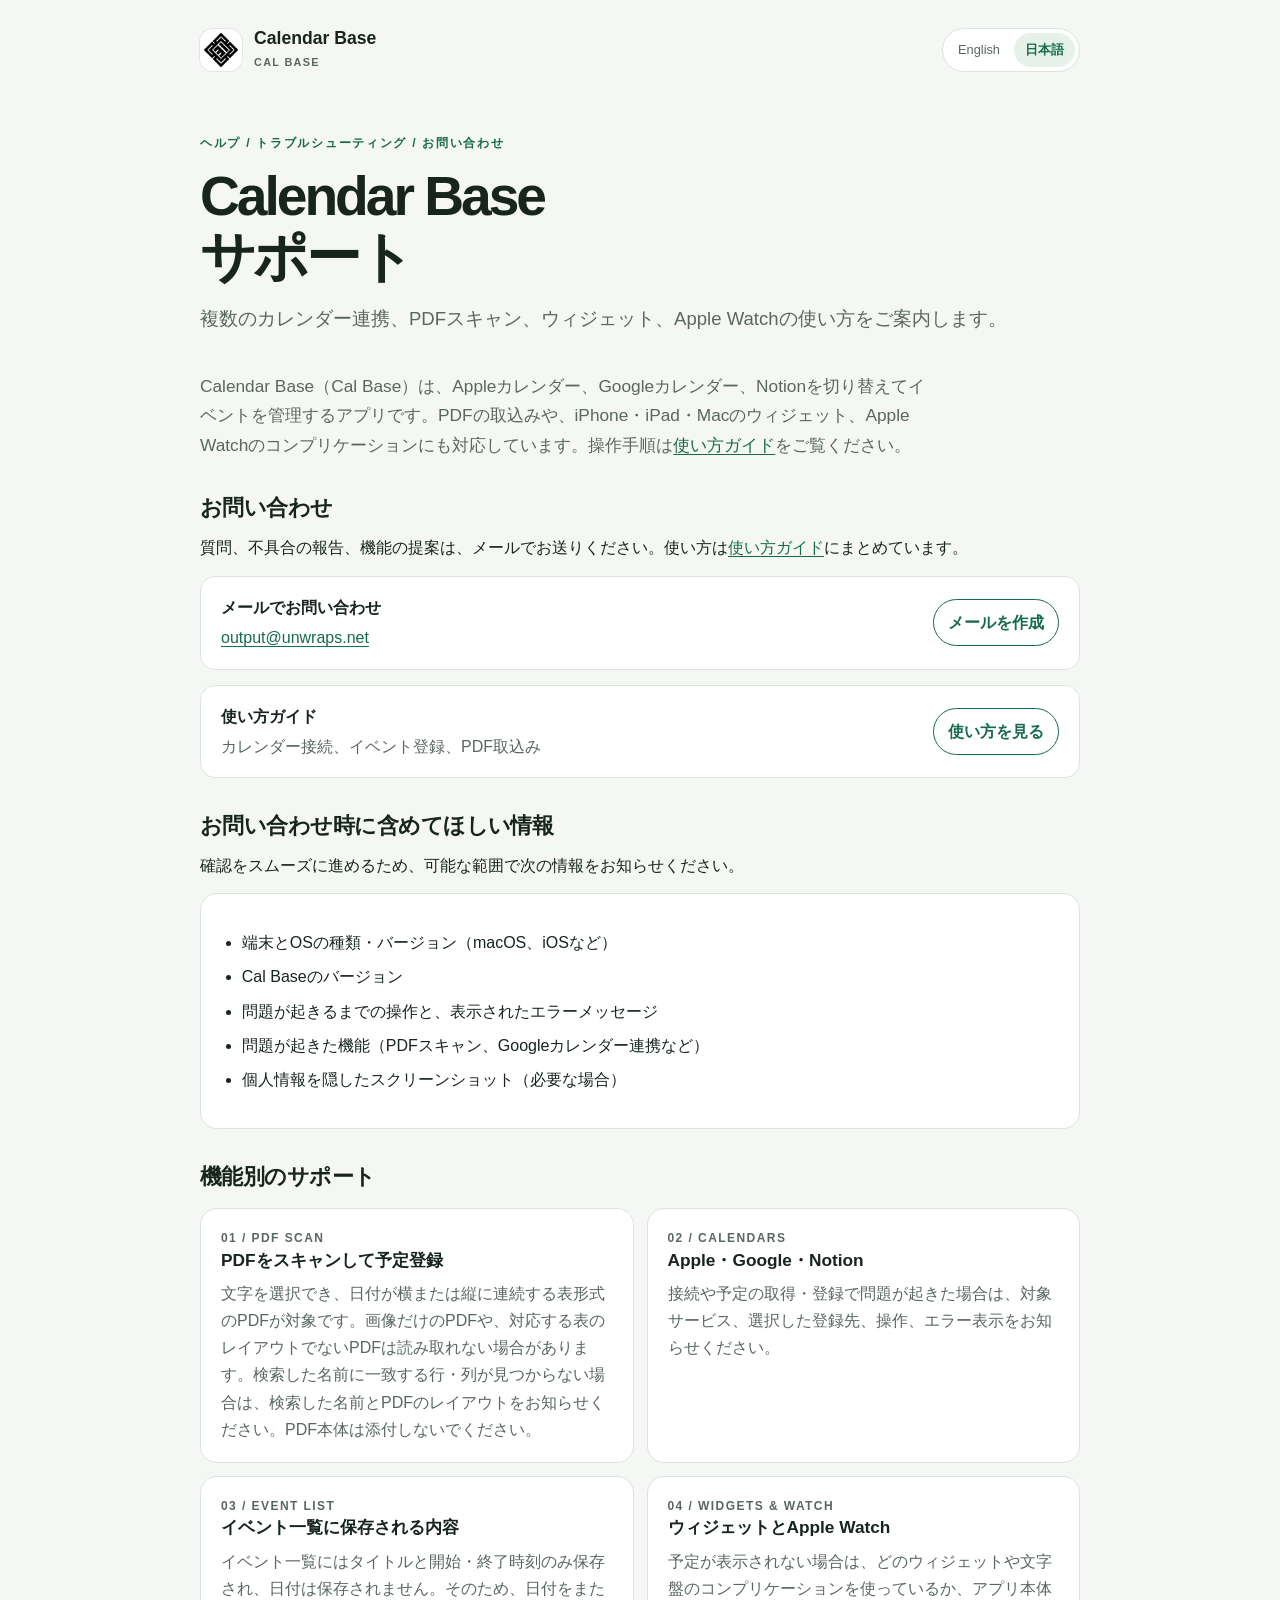
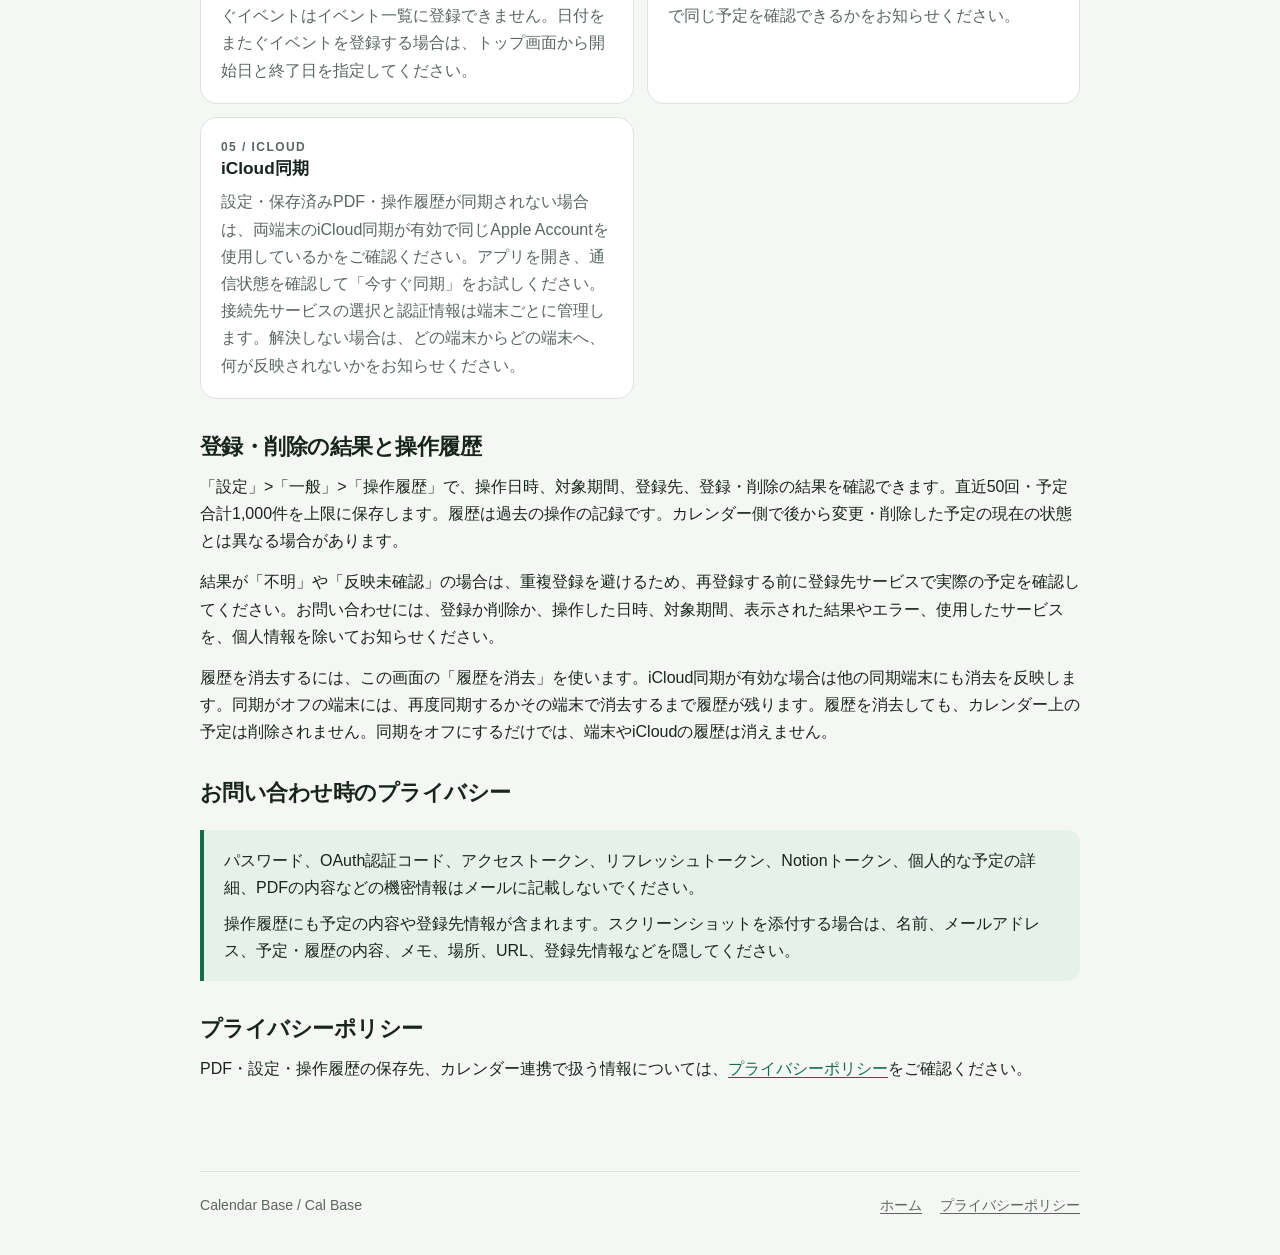
<file: CalendarBase/support/index.html>
<!doctype html>
<html lang="ja">
<head>
  <meta charset="utf-8">
  <meta name="viewport" content="width=device-width, initial-scale=1">
  <meta name="description" content="Calendar Base（Cal Base）の使い方ガイド、トラブルシューティング、お問い合わせ先です。">
  <title>Calendar Base（Cal Base）サポート</title>
  <link rel="icon" type="image/png" sizes="1024x1024" href="../assets/calbase-app-icon.png">
  <link rel="apple-touch-icon" href="../assets/calbase-app-icon.png">
  <link rel="stylesheet" href="../styles.css">
</head>
<body>
  <div class="shell">
    <header class="site-header">
      <a class="brand" href="../" aria-label="Calendar Base home">
        <img class="brand-icon" src="../assets/calbase-app-icon.png" alt="" aria-hidden="true">
        <span><span class="brand-name">Calendar Base</span><span class="brand-caption">CAL BASE</span></span>
      </a>
      <div class="language-switch" role="group" aria-label="Language">
        <button type="button" data-set-language="en" aria-pressed="false">English</button>
        <button type="button" data-set-language="ja" aria-pressed="true">日本語</button>
      </div>
    </header>

    <main>
      <section class="hero">
        <p class="eyebrow" data-language="ja">ヘルプ / トラブルシューティング / お問い合わせ</p>
        <p class="eyebrow" data-language="en" hidden>HELP / TROUBLESHOOTING / CONTACT</p>
        <h1 data-language="ja">Calendar Base<br>サポート</h1>
        <h1 data-language="en" hidden>Calendar Base<br>Support</h1>
        <p class="hero-subtitle" data-language="ja">複数のカレンダー連携、PDFスキャン、ウィジェット、Apple Watchの使い方をご案内します。</p>
        <p class="hero-subtitle" data-language="en" hidden>Get help with calendar integrations, PDF scanning, widgets, and Apple Watch.</p>
      </section>

      <div data-language="ja">
        <p class="intro">Calendar Base（Cal Base）は、Appleカレンダー、Googleカレンダー、Notionを切り替えてイベントを管理するアプリです。PDFの取込みや、iPhone・iPad・Macのウィジェット、Apple Watchのコンプリケーションにも対応しています。操作手順は<a href="../guide/">使い方ガイド</a>をご覧ください。</p>

        <section class="section">
          <h2>お問い合わせ</h2>
          <p>質問、不具合の報告、機能の提案は、メールでお送りください。使い方は<a href="../guide/">使い方ガイド</a>にまとめています。</p>
          <div class="link-panel"><div><strong>メールでお問い合わせ</strong><p><a href="mailto:output@unwraps.net?subject=Calendar%20Hub%20Support">output@unwraps.net</a></p></div><a class="link-button" href="mailto:output@unwraps.net?subject=Calendar%20Hub%20Support">メールを作成</a></div>
          <div class="link-panel"><div><strong>使い方ガイド</strong><p>カレンダー接続、イベント登録、PDF取込み</p></div><a class="link-button" href="../guide/">使い方を見る</a></div>
        </section>

        <section class="section">
          <h2>お問い合わせ時に含めてほしい情報</h2>
          <p>確認をスムーズに進めるため、可能な範囲で次の情報をお知らせください。</p>
          <div class="card">
            <ul>
              <li>端末とOSの種類・バージョン（macOS、iOSなど）</li>
              <li>Cal Baseのバージョン</li>
              <li>問題が起きるまでの操作と、表示されたエラーメッセージ</li>
              <li>問題が起きた機能（PDFスキャン、Googleカレンダー連携など）</li>
              <li>個人情報を隠したスクリーンショット（必要な場合）</li>
            </ul>
          </div>
        </section>

        <section class="section">
          <h2>機能別のサポート</h2>
          <div class="card-grid">
            <article class="card"><p class="card-index">01 / PDF SCAN</p><h3>PDFをスキャンして予定登録</h3><p>文字を選択でき、日付が横または縦に連続する表形式のPDFが対象です。画像だけのPDFや、対応する表のレイアウトでないPDFは読み取れない場合があります。検索した名前に一致する行・列が見つからない場合は、検索した名前とPDFのレイアウトをお知らせください。PDF本体は添付しないでください。</p></article>
            <article class="card"><p class="card-index">02 / CALENDARS</p><h3>Apple・Google・Notion</h3><p>接続や予定の取得・登録で問題が起きた場合は、対象サービス、選択した登録先、操作、エラー表示をお知らせください。</p></article>
            <article class="card"><p class="card-index">03 / EVENT LIST</p><h3>イベント一覧に保存される内容</h3><p>イベント一覧にはタイトルと開始・終了時刻のみ保存され、日付は保存されません。そのため、日付をまたぐイベントはイベント一覧に登録できません。日付をまたぐイベントを登録する場合は、トップ画面から開始日と終了日を指定してください。</p></article>
            <article class="card"><p class="card-index">04 / WIDGETS &amp; WATCH</p><h3>ウィジェットとApple Watch</h3><p>予定が表示されない場合は、どのウィジェットや文字盤のコンプリケーションを使っているか、アプリ本体で同じ予定を確認できるかをお知らせください。</p></article>
            <article class="card"><p class="card-index">05 / ICLOUD</p><h3>iCloud同期</h3><p>設定・保存済みPDF・操作履歴が同期されない場合は、両端末のiCloud同期が有効で同じApple Accountを使用しているかをご確認ください。アプリを開き、通信状態を確認して「今すぐ同期」をお試しください。接続先サービスの選択と認証情報は端末ごとに管理します。解決しない場合は、どの端末からどの端末へ、何が反映されないかをお知らせください。</p></article>
          </div>
        </section>

        <section class="section">
          <h2>登録・削除の結果と操作履歴</h2>
          <p>「設定」&gt;「一般」&gt;「操作履歴」で、操作日時、対象期間、登録先、登録・削除の結果を確認できます。直近50回・予定合計1,000件を上限に保存します。履歴は過去の操作の記録です。カレンダー側で後から変更・削除した予定の現在の状態とは異なる場合があります。</p>
          <p>結果が「不明」や「反映未確認」の場合は、重複登録を避けるため、再登録する前に登録先サービスで実際の予定を確認してください。お問い合わせには、登録か削除か、操作した日時、対象期間、表示された結果やエラー、使用したサービスを、個人情報を除いてお知らせください。</p>
          <p>履歴を消去するには、この画面の「履歴を消去」を使います。iCloud同期が有効な場合は他の同期端末にも消去を反映します。同期がオフの端末には、再度同期するかその端末で消去するまで履歴が残ります。履歴を消去しても、カレンダー上の予定は削除されません。同期をオフにするだけでは、端末やiCloudの履歴は消えません。</p>
        </section>

        <section class="section">
          <h2>お問い合わせ時のプライバシー</h2>
          <div class="notice"><p>パスワード、OAuth認証コード、アクセストークン、リフレッシュトークン、Notionトークン、個人的な予定の詳細、PDFの内容などの機密情報はメールに記載しないでください。</p><p>操作履歴にも予定の内容や登録先情報が含まれます。スクリーンショットを添付する場合は、名前、メールアドレス、予定・履歴の内容、メモ、場所、URL、登録先情報などを隠してください。</p></div>
        </section>

        <section class="section">
          <h2>プライバシーポリシー</h2>
          <p>PDF・設定・操作履歴の保存先、カレンダー連携で扱う情報については、<a href="../privacypolicy/">プライバシーポリシー</a>をご確認ください。</p>
        </section>
      </div>

      <div data-language="en" hidden>
        <p class="intro">Calendar Base (Cal Base) helps users switch between Apple Calendar, Google Calendar, and Notion to manage events. It also supports PDF scanning, widgets on iPhone, iPad, and Mac, and Apple Watch complications. See the <a href="../guide/">user guide</a> for instructions.</p>

        <section class="section">
          <h2>Contact support</h2>
          <p>For questions, issue reports, or feature suggestions, email us. Step-by-step instructions are available in the <a href="../guide/">user guide</a>.</p>
          <div class="link-panel"><div><strong>Email support</strong><p><a href="mailto:output@unwraps.net?subject=Calendar%20Hub%20Support">output@unwraps.net</a></p></div><a class="link-button" href="mailto:output@unwraps.net?subject=Calendar%20Hub%20Support">Compose email</a></div>
          <div class="link-panel"><div><strong>User guide</strong><p>Calendar setup, event management, and PDF import</p></div><a class="link-button" href="../guide/">Read the guide</a></div>
        </section>

        <section class="section">
          <h2>What to include</h2>
          <p>When possible, include the following information so we can investigate:</p>
          <div class="card">
            <ul>
              <li>Device and OS type and version (macOS, iOS, etc.)</li>
              <li>Cal Base version</li>
              <li>Steps leading to the issue and any error message</li>
              <li>The feature involved (PDF scan, Google Calendar integration, etc.)</li>
              <li>A screenshot with personal information hidden, if needed</li>
            </ul>
          </div>
        </section>

        <section class="section">
          <h2>Feature support</h2>
          <div class="card-grid">
            <article class="card"><p class="card-index">01 / PDF SCAN</p><h3>Scan a PDF to add events</h3><p>The app requires a PDF with selectable text and a supported table layout where dates run horizontally or vertically. Image-only PDFs or other layouts may not be recognized. If no row or column matches the name you searched for, tell us the search term and PDF layout. Do not attach the PDF itself.</p></article>
            <article class="card"><p class="card-index">02 / CALENDARS</p><h3>Apple, Google, and Notion</h3><p>For connection or event issues, include the service, selected destination, action you took, and the error shown.</p></article>
            <article class="card"><p class="card-index">03 / EVENT LIST</p><h3>What the event list saves</h3><p>The event list saves a title and start and end times, but not a date. It cannot store events that cross midnight. To register a cross-midnight event, set its start and end dates from the home screen.</p></article>
            <article class="card"><p class="card-index">04 / WIDGETS &amp; WATCH</p><h3>Widgets and Apple Watch</h3><p>If events do not appear, tell us which widget or watch face complication you use and whether the same events appear in the app.</p></article>
            <article class="card"><p class="card-index">05 / ICLOUD</p><h3>iCloud sync</h3><p>If settings, saved PDFs, or operation history do not sync, check that iCloud sync is enabled on both devices using the same Apple Account. Open the app, check the network connection, and try Sync now. The selected connection service and credentials are managed separately on each device. If the issue persists, tell us which information is missing and the source and destination devices.</p></article>
          </div>
        </section>

        <section class="section">
          <h2>Registration/deletion results and action history</h2>
          <p>In Settings &gt; General &gt; Action History, review action times, date ranges, destinations, and registration/deletion results. The app keeps up to 50 recent actions and 1,000 event results in total. History records past actions and may differ from the current state of an event that was later changed or deleted in the calendar service.</p>
          <p>If a result is unknown or not yet confirmed in the event list, check the destination service before registering again to avoid duplicates. When contacting support, include whether you registered or deleted an event, the action time, date range, result or error message, and the service used, with personal information removed.</p>
          <p>Use Clear History on this screen to remove history. When iCloud sync is enabled, clearing also applies to other syncing devices. A device with sync turned off retains history until it syncs again or history is cleared on that device. Clearing history does not delete calendar events. Turning sync off alone does not remove local or iCloud history.</p>
        </section>

        <section class="section">
          <h2>Privacy when contacting support</h2>
          <div class="notice"><p>Do not include passwords, OAuth authorization codes, access or refresh tokens, Notion tokens, private event details, PDF contents, or other confidential information in email.</p><p>Operation history can also contain event details and destination information. In screenshots, hide names, email addresses, event and history details, notes, locations, URLs, destination information, and other personal information.</p></div>
        </section>

        <section class="section">
          <h2>Privacy Policy</h2>
          <p>See the <a href="../privacypolicy/">Privacy Policy</a> for information about PDF, settings, and operation history storage and calendar integrations.</p>
        </section>
      </div>
    </main>

    <footer class="site-footer">
      <span>Calendar Base / Cal Base</span>
      <nav class="footer-links" aria-label="Related pages">
        <a href="../" data-language="ja">ホーム</a><a href="../" data-language="en" hidden>Home</a>
        <a href="../privacypolicy/" data-language="ja">プライバシーポリシー</a><a href="../privacypolicy/" data-language="en" hidden>Privacy Policy</a>
      </nav>
    </footer>
  </div>
  <script src="../language.js"></script>
</body>
</html>
</file>
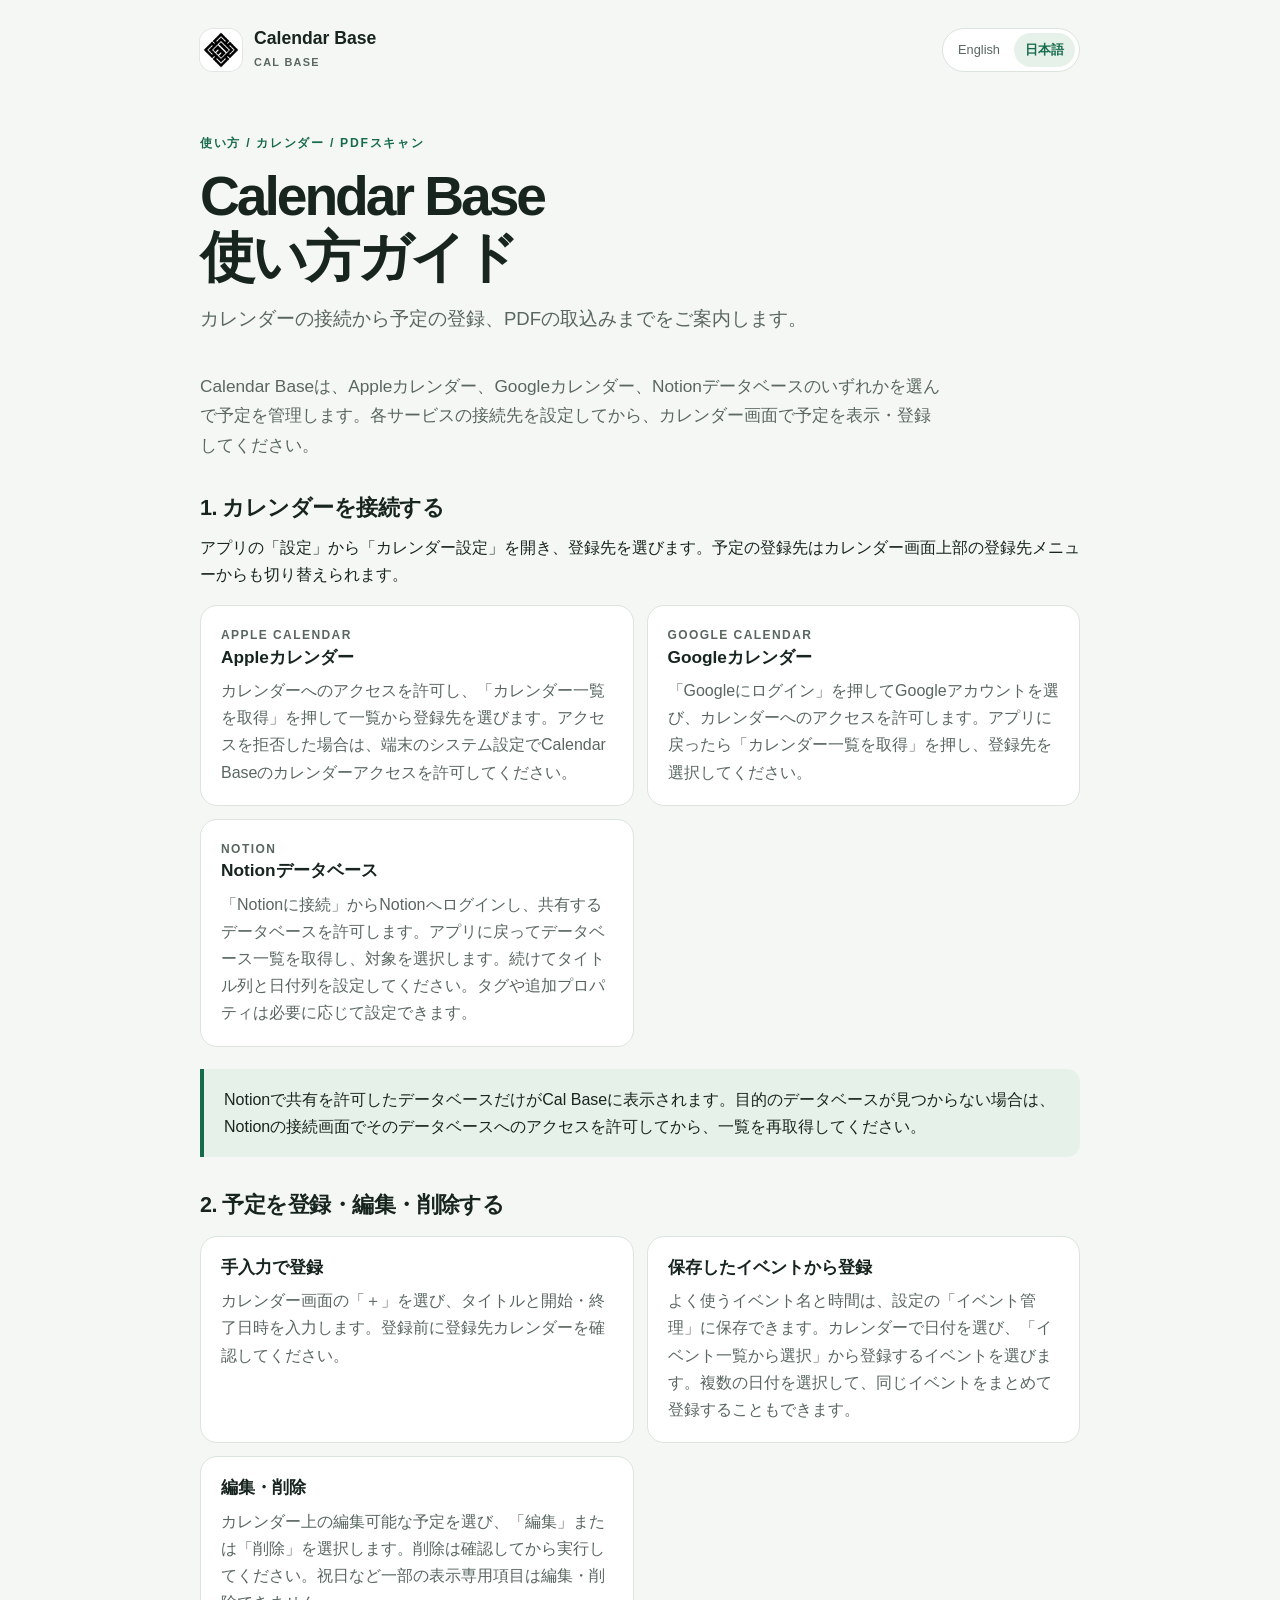
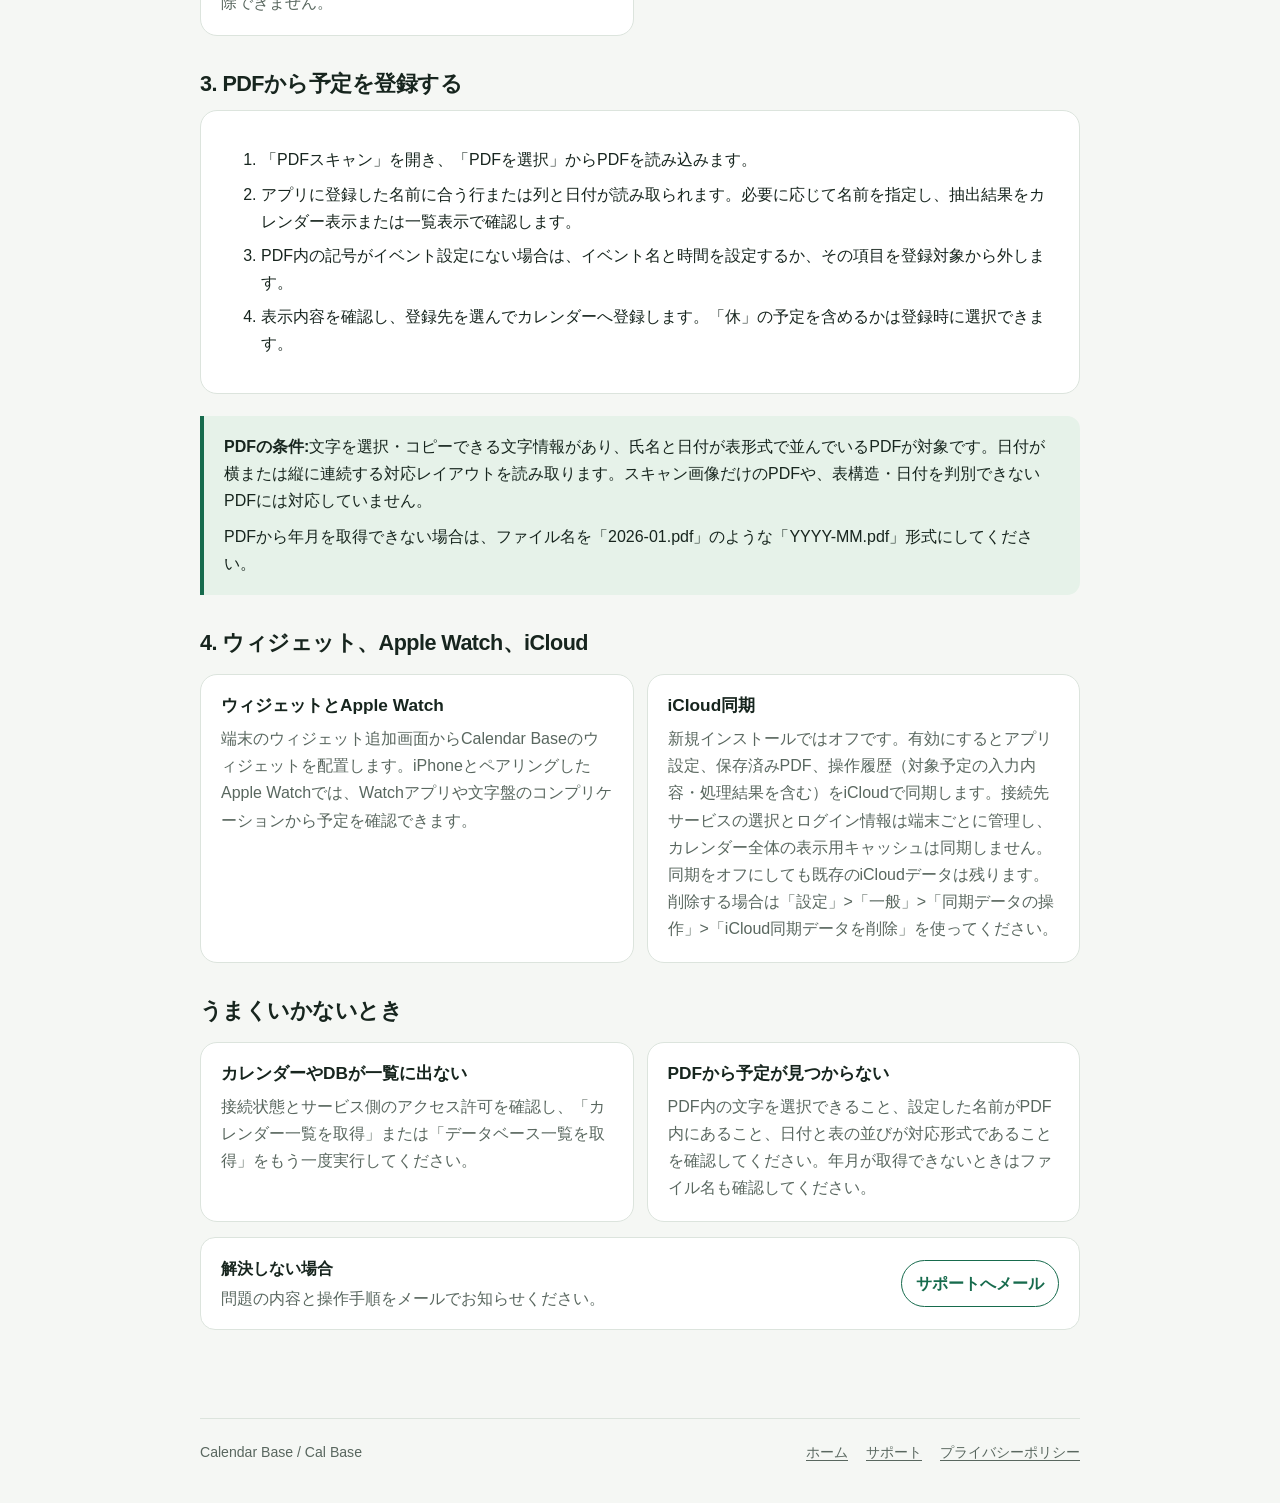
<file: CalendarHub/guide/index.html>
<!doctype html>
<html lang="ja">
<head>
  <meta charset="utf-8">
  <meta name="viewport" content="width=device-width, initial-scale=1">
  <meta http-equiv="refresh" content="0; url=/CalendarBase/guide/">
  <link rel="canonical" href="https://unwraps.net/CalendarBase/guide/">
  <title>Calendar Base</title>
  <script>location.replace("/CalendarBase/guide/" + location.search + location.hash);</script>
</head>
<body>
  <p>Calendar Baseのページへ移動しました。<a href="/CalendarBase/guide/">こちらを開いてください</a>。</p>
</body>
</html>
</file>
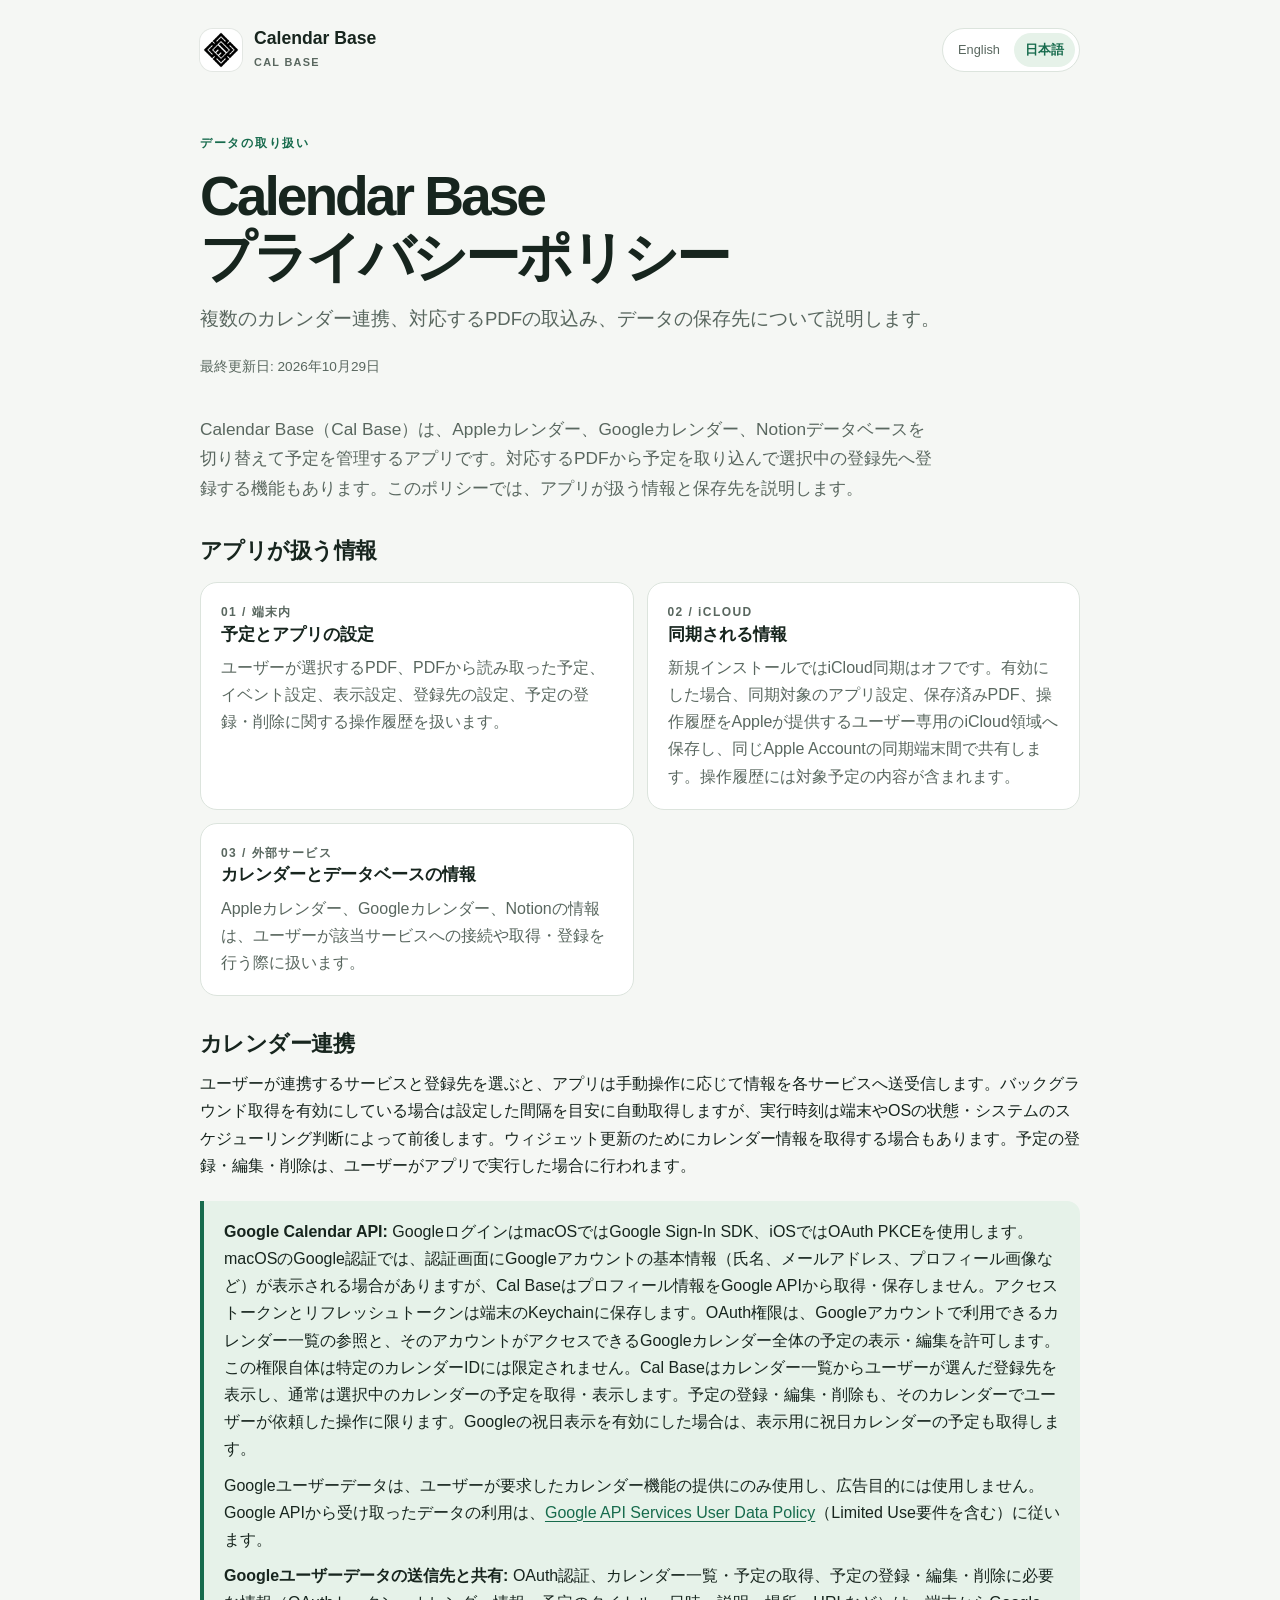
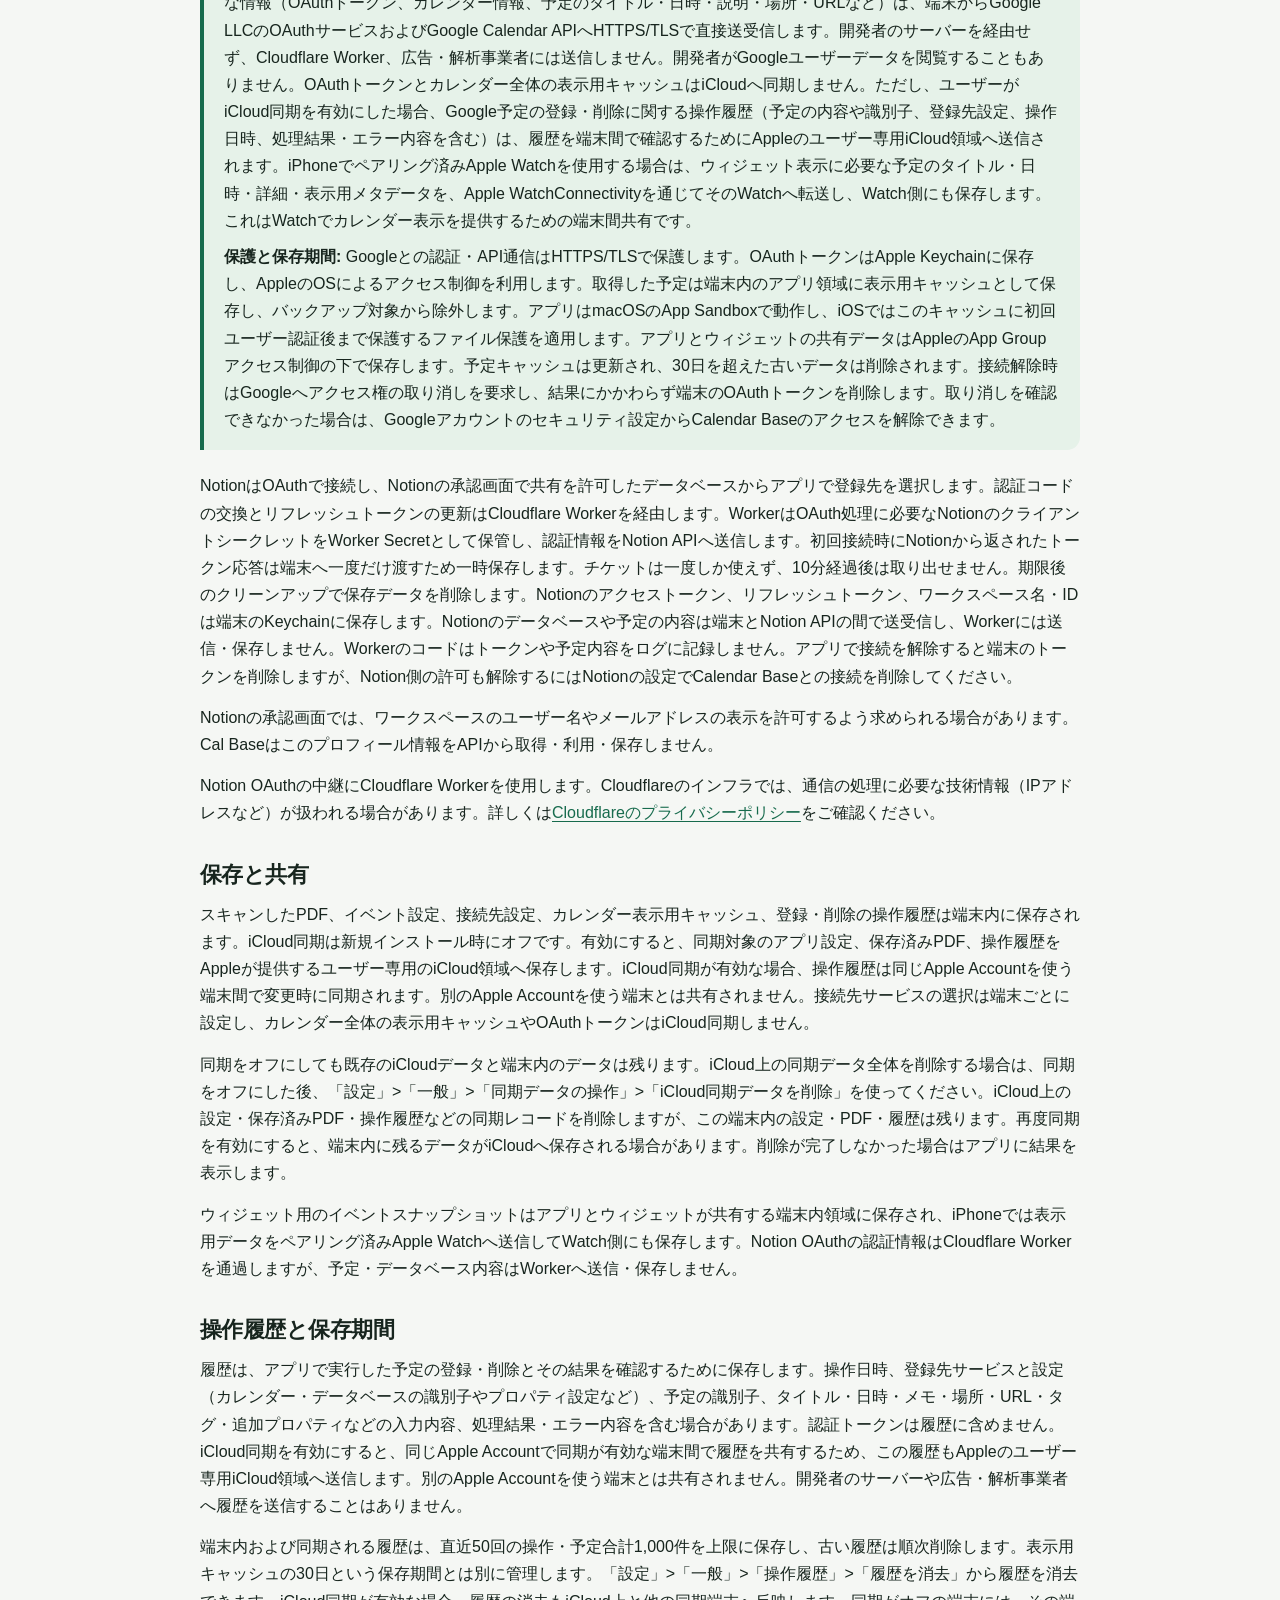
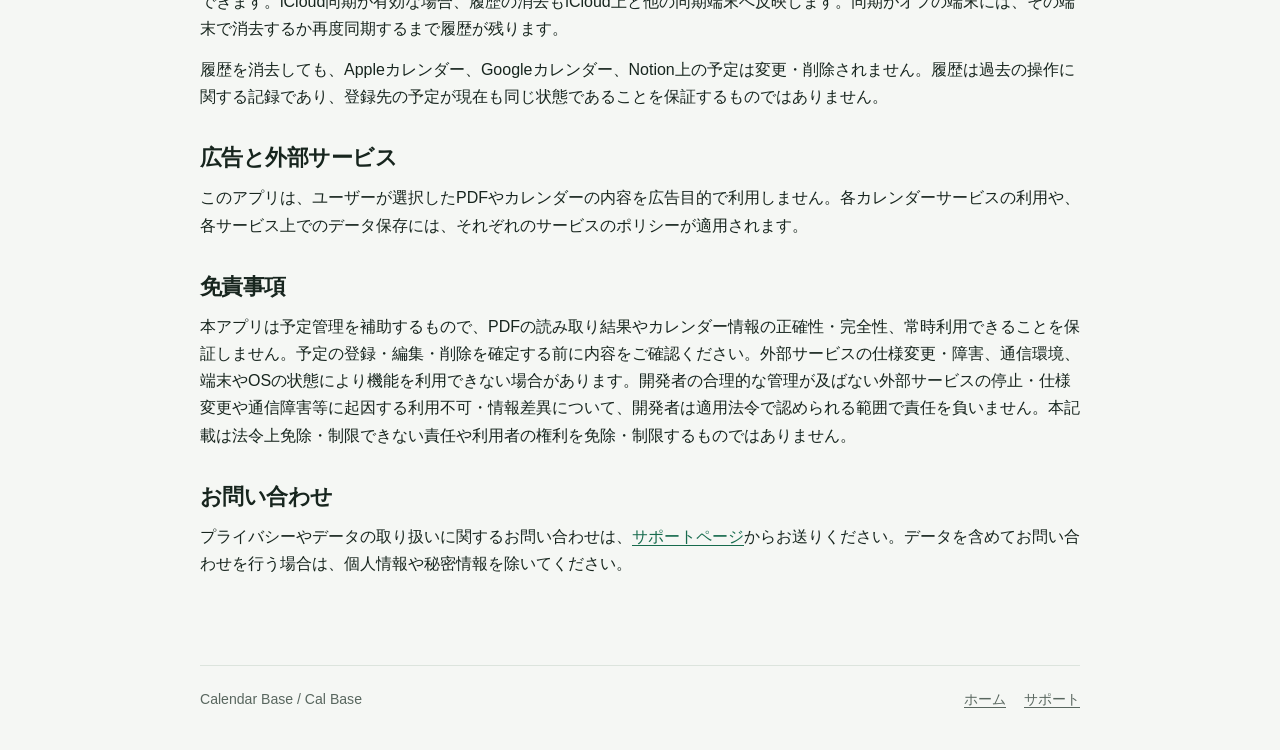
<file: CalendarHub/privacypolicy/index.html>
<!doctype html>
<html lang="ja">
<head>
  <meta charset="utf-8">
  <meta name="viewport" content="width=device-width, initial-scale=1">
  <meta http-equiv="refresh" content="0; url=/CalendarBase/privacypolicy/">
  <link rel="canonical" href="https://unwraps.net/CalendarBase/privacypolicy/">
  <title>Calendar Base</title>
  <script>location.replace("/CalendarBase/privacypolicy/" + location.search + location.hash);</script>
</head>
<body>
  <p>Calendar Baseのページへ移動しました。<a href="/CalendarBase/privacypolicy/">こちらを開いてください</a>。</p>
</body>
</html>
</file>
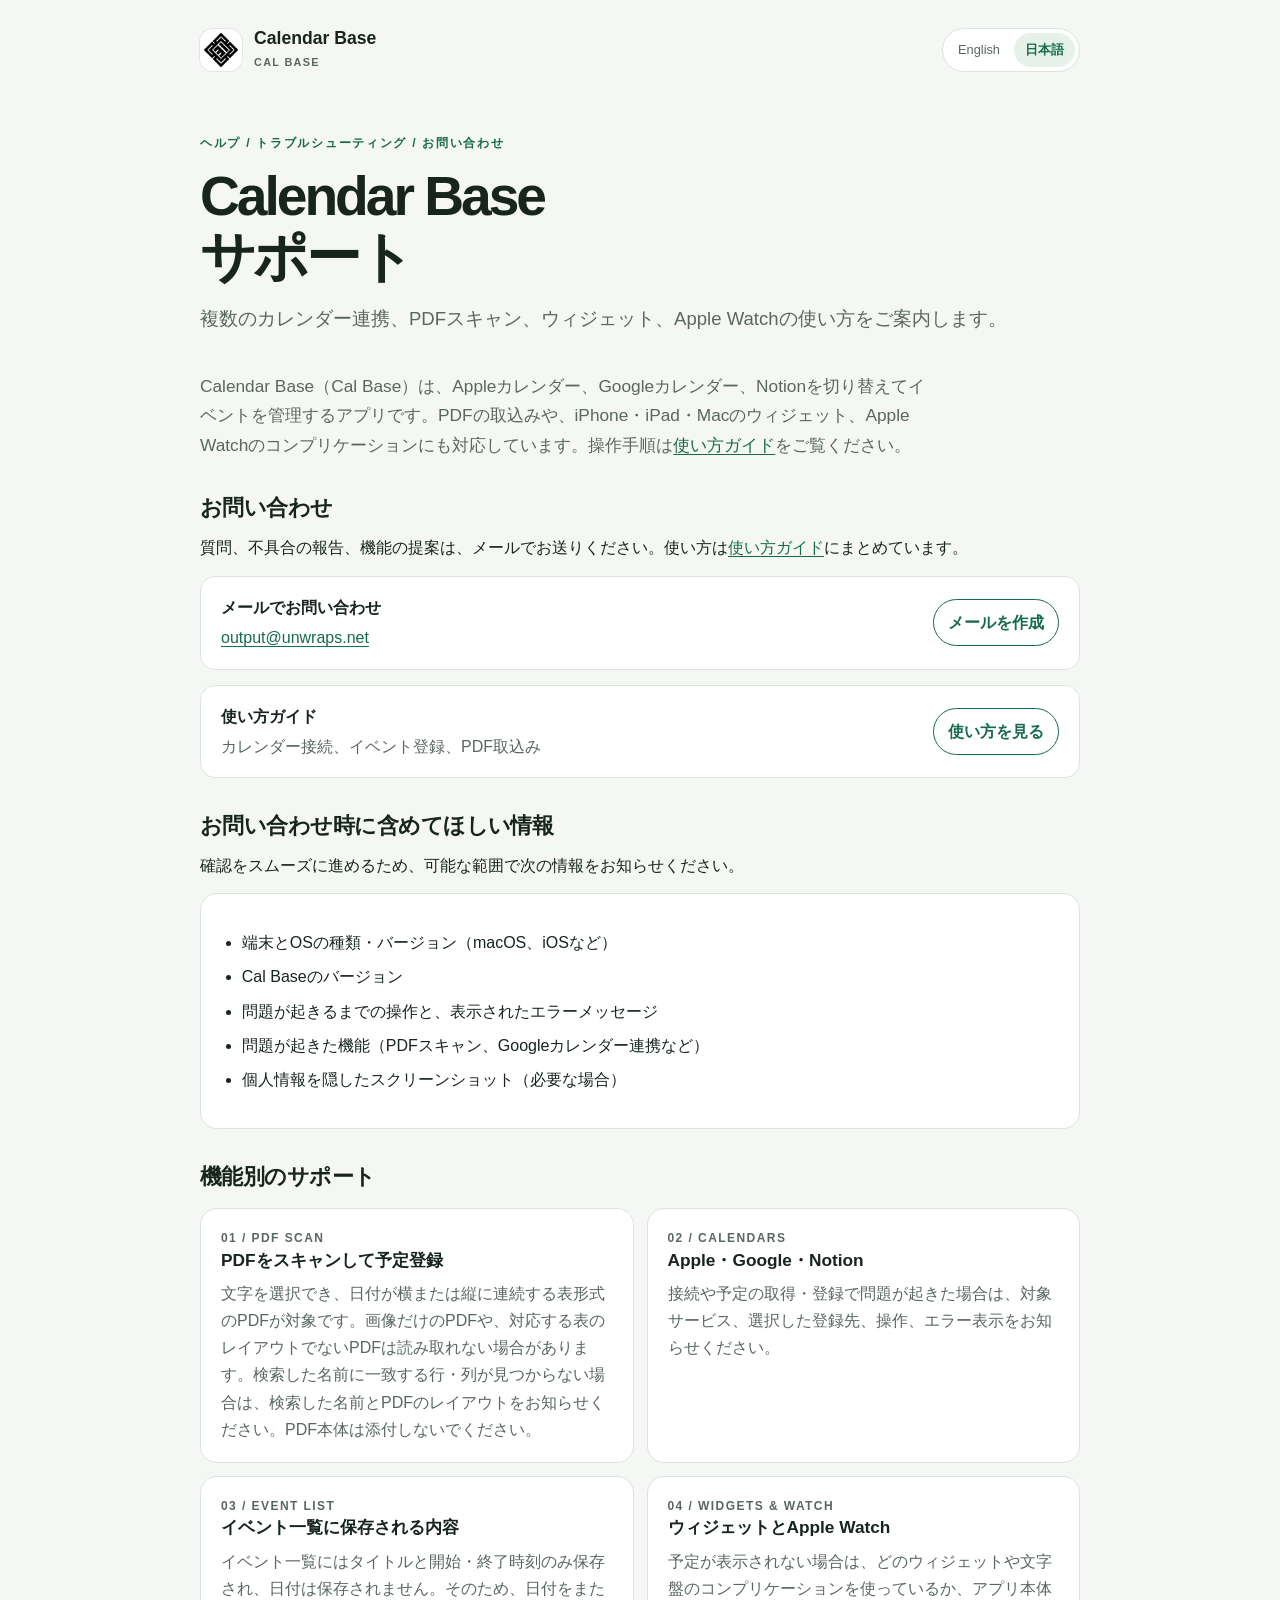
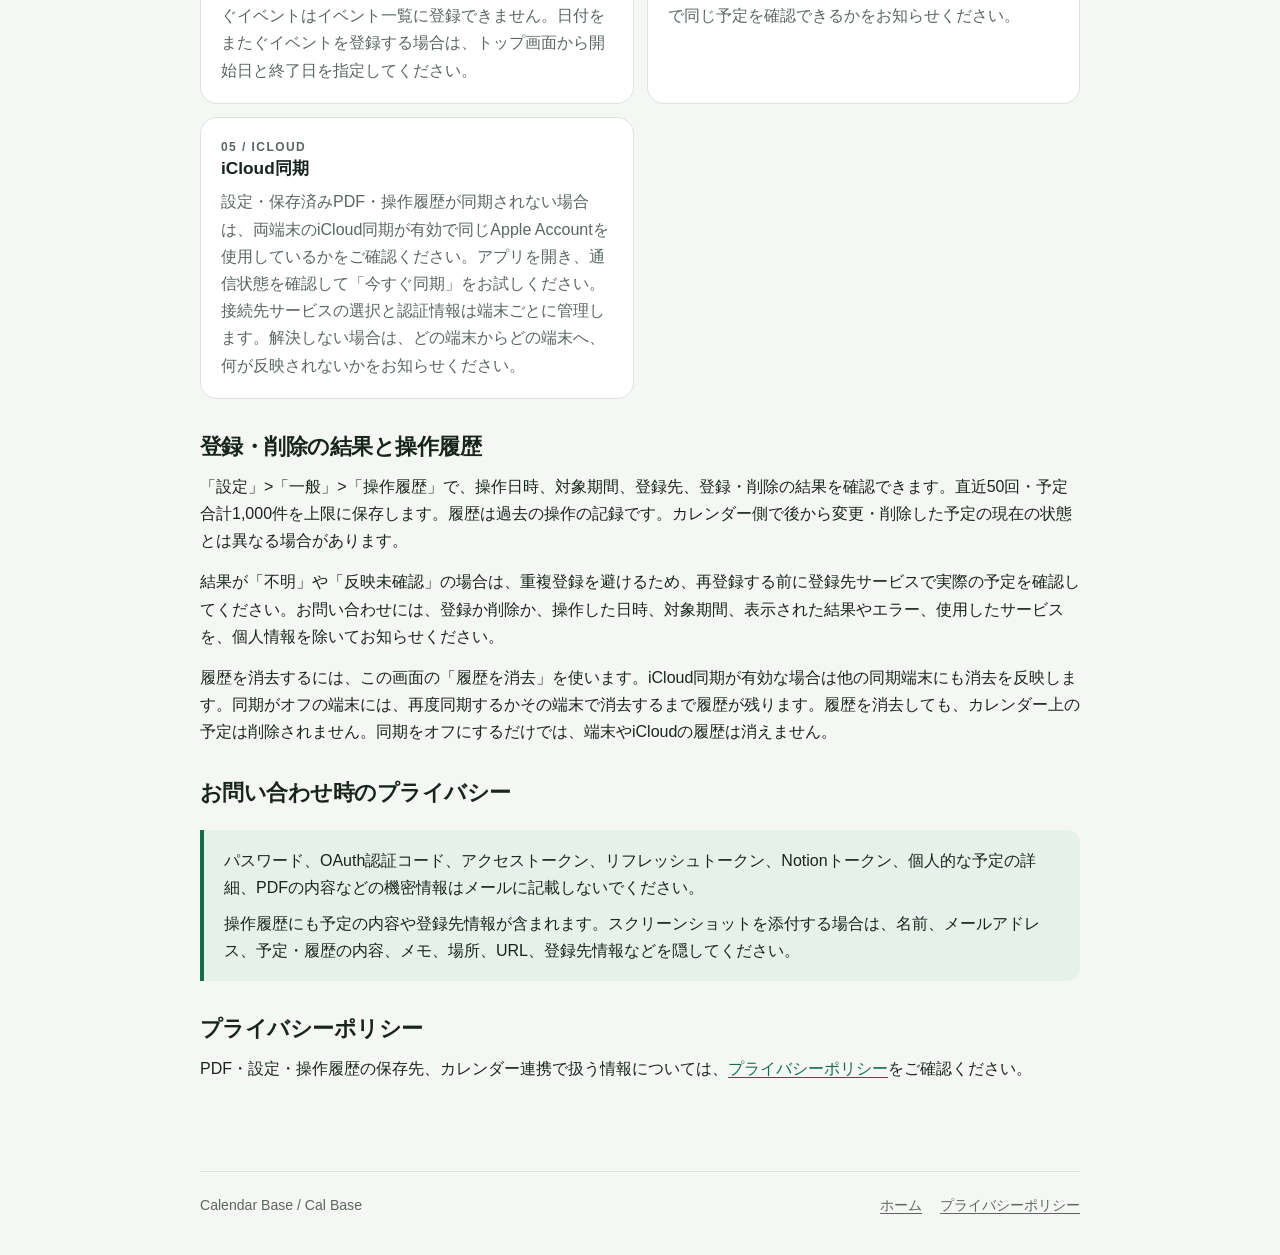
<file: CalendarHub/support/index.html>
<!doctype html>
<html lang="ja">
<head>
  <meta charset="utf-8">
  <meta name="viewport" content="width=device-width, initial-scale=1">
  <meta http-equiv="refresh" content="0; url=/CalendarBase/support/">
  <link rel="canonical" href="https://unwraps.net/CalendarBase/support/">
  <title>Calendar Base</title>
  <script>location.replace("/CalendarBase/support/" + location.search + location.hash);</script>
</head>
<body>
  <p>Calendar Baseのページへ移動しました。<a href="/CalendarBase/support/">こちらを開いてください</a>。</p>
</body>
</html>
</file>
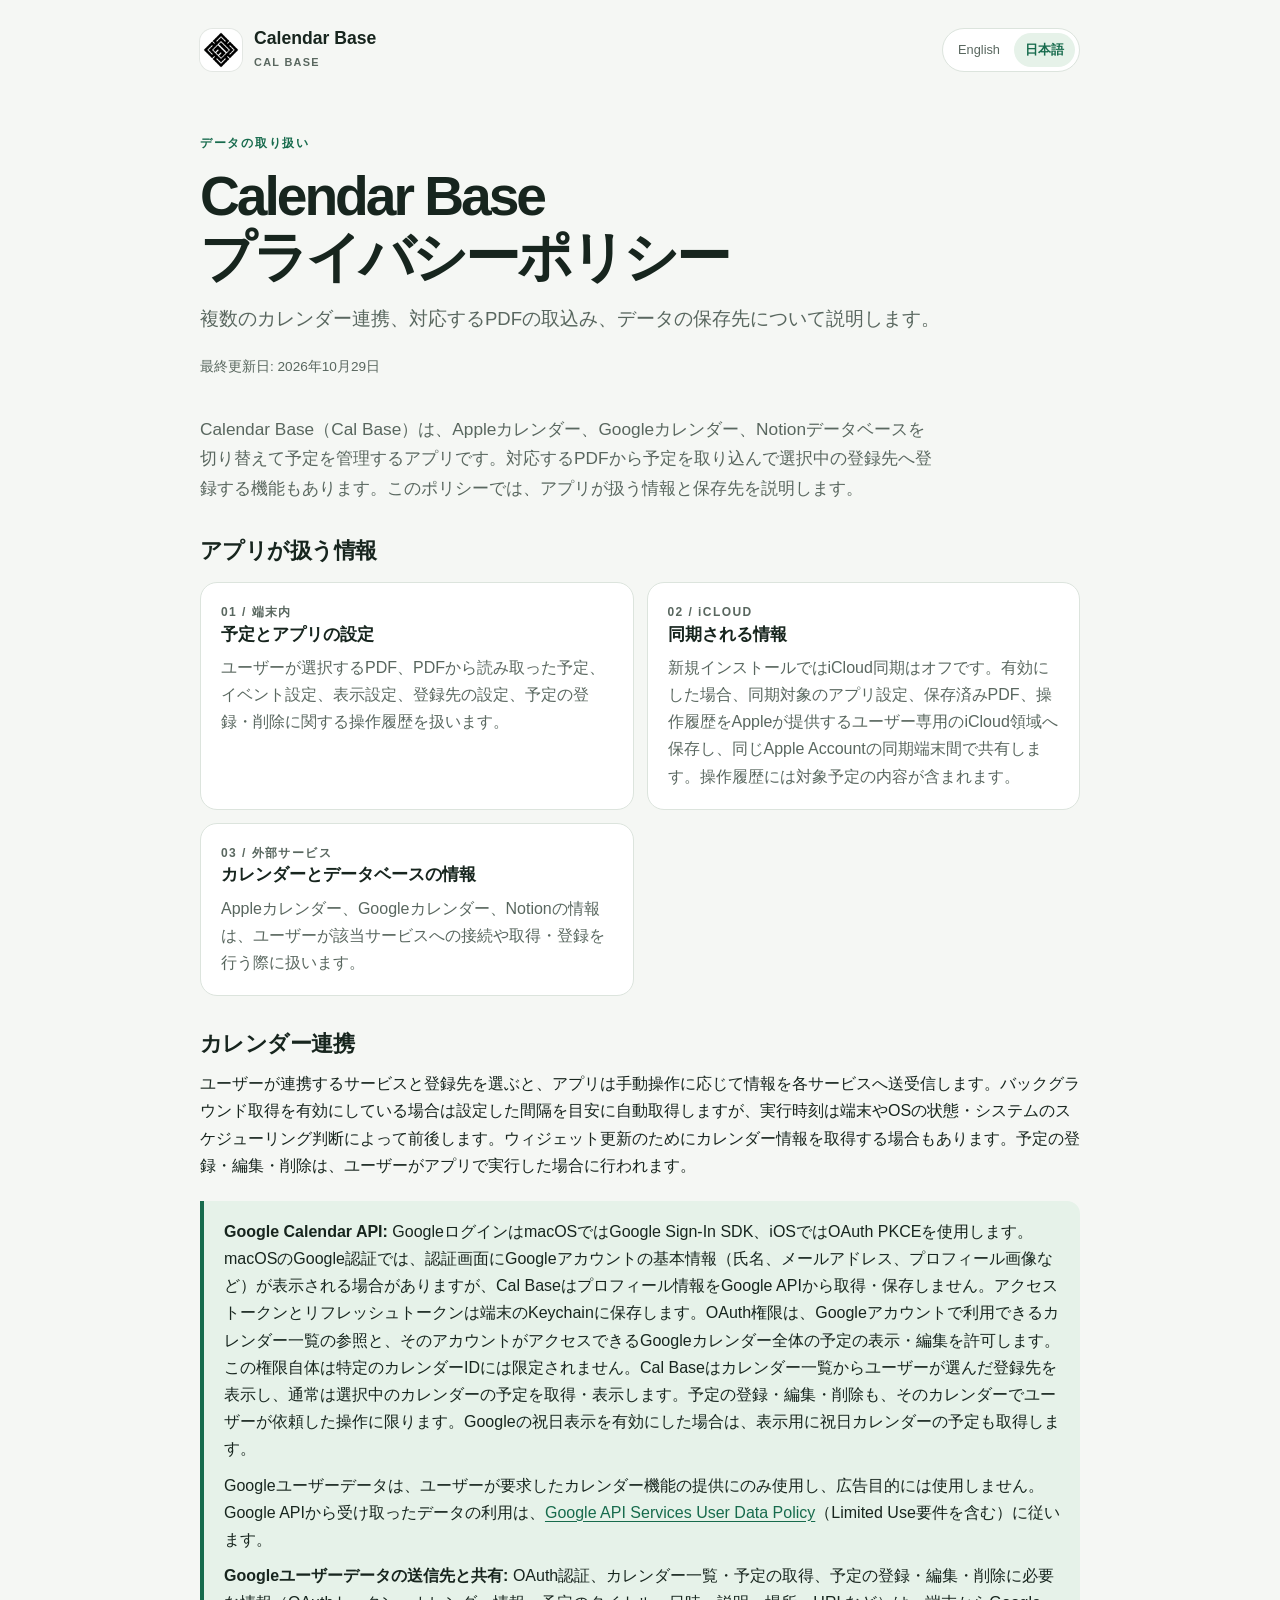
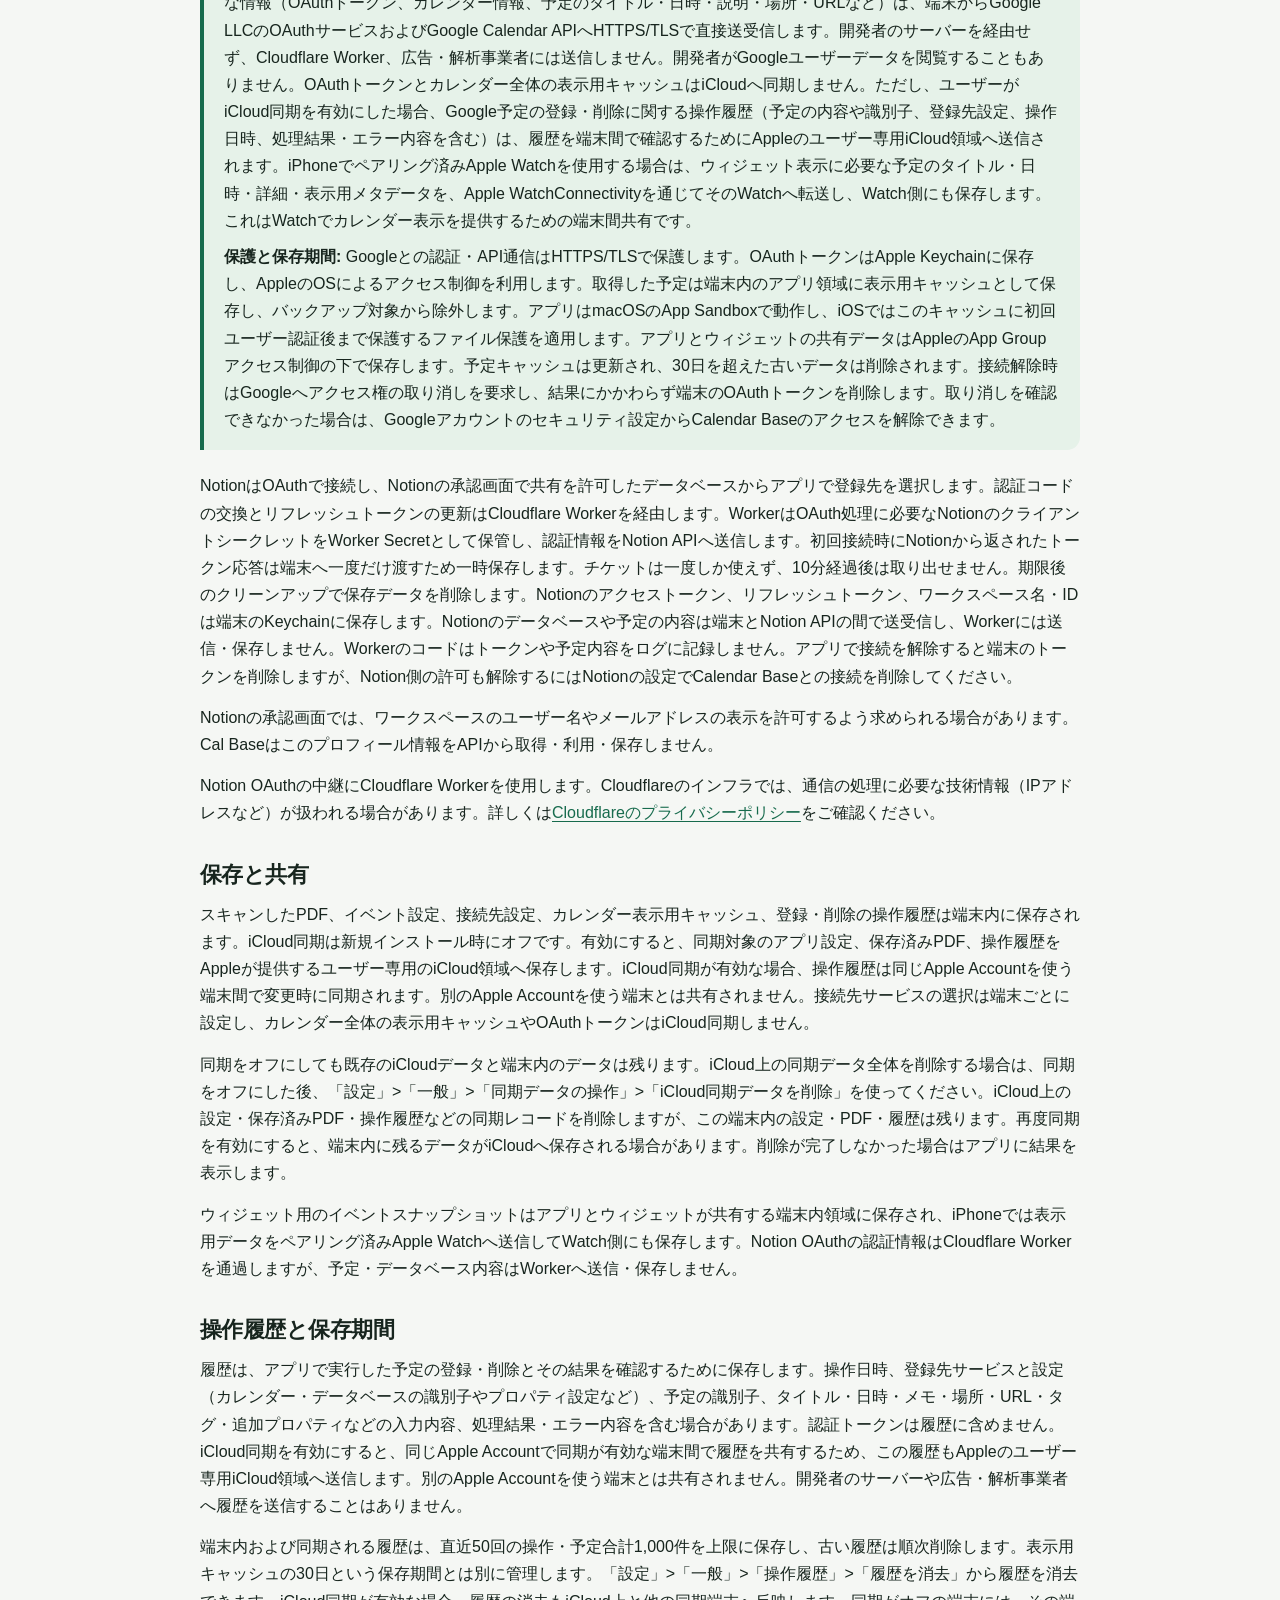
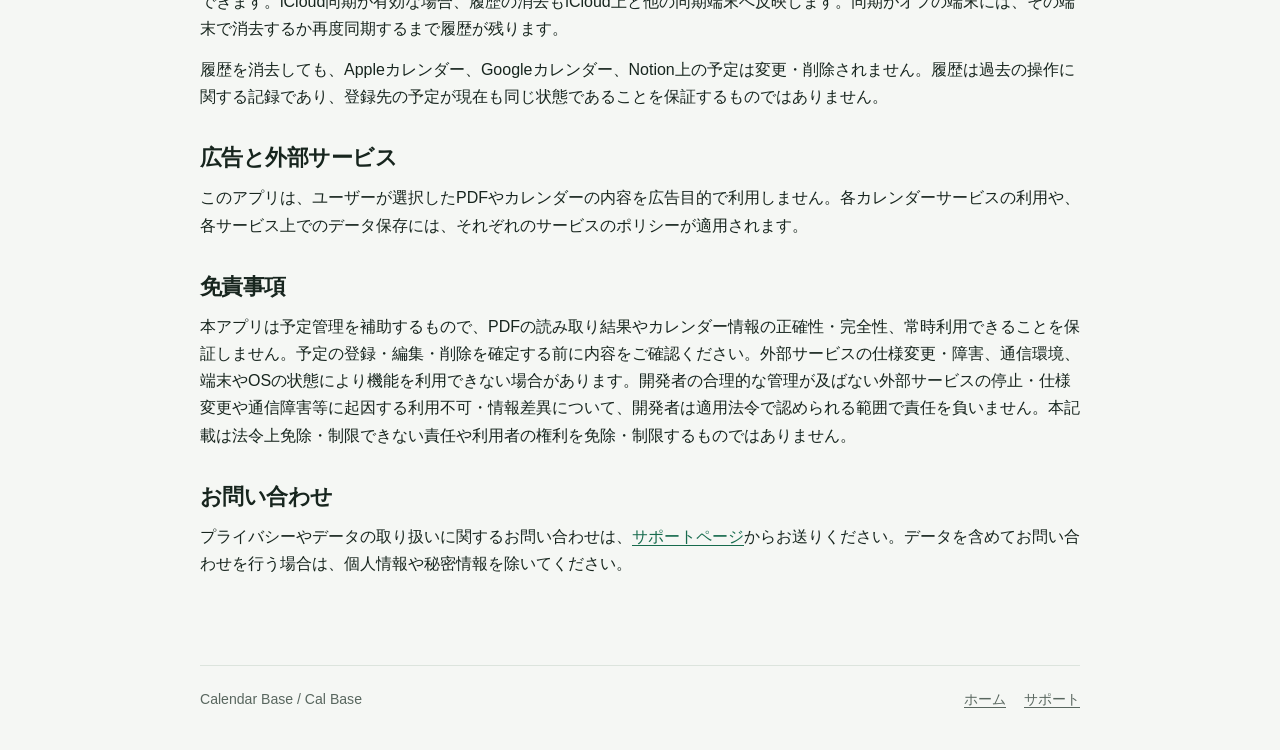
<file: privacy.html>
<!doctype html>
<html lang="ja">
<head>
  <meta charset="utf-8">
  <meta name="viewport" content="width=device-width, initial-scale=1">
  <meta http-equiv="refresh" content="0; url=/CalendarBase/privacypolicy/">
  <link rel="canonical" href="https://unwraps.net/CalendarBase/privacypolicy/">
  <title>プライバシーポリシー | Calendar Base</title>
  <script>location.replace("/CalendarBase/privacypolicy/");</script>
</head>
<body>
  <p>ページを移動しました。<a href="/CalendarBase/privacypolicy/">こちらを開いてください</a>。</p>
</body>
</html>
</file>
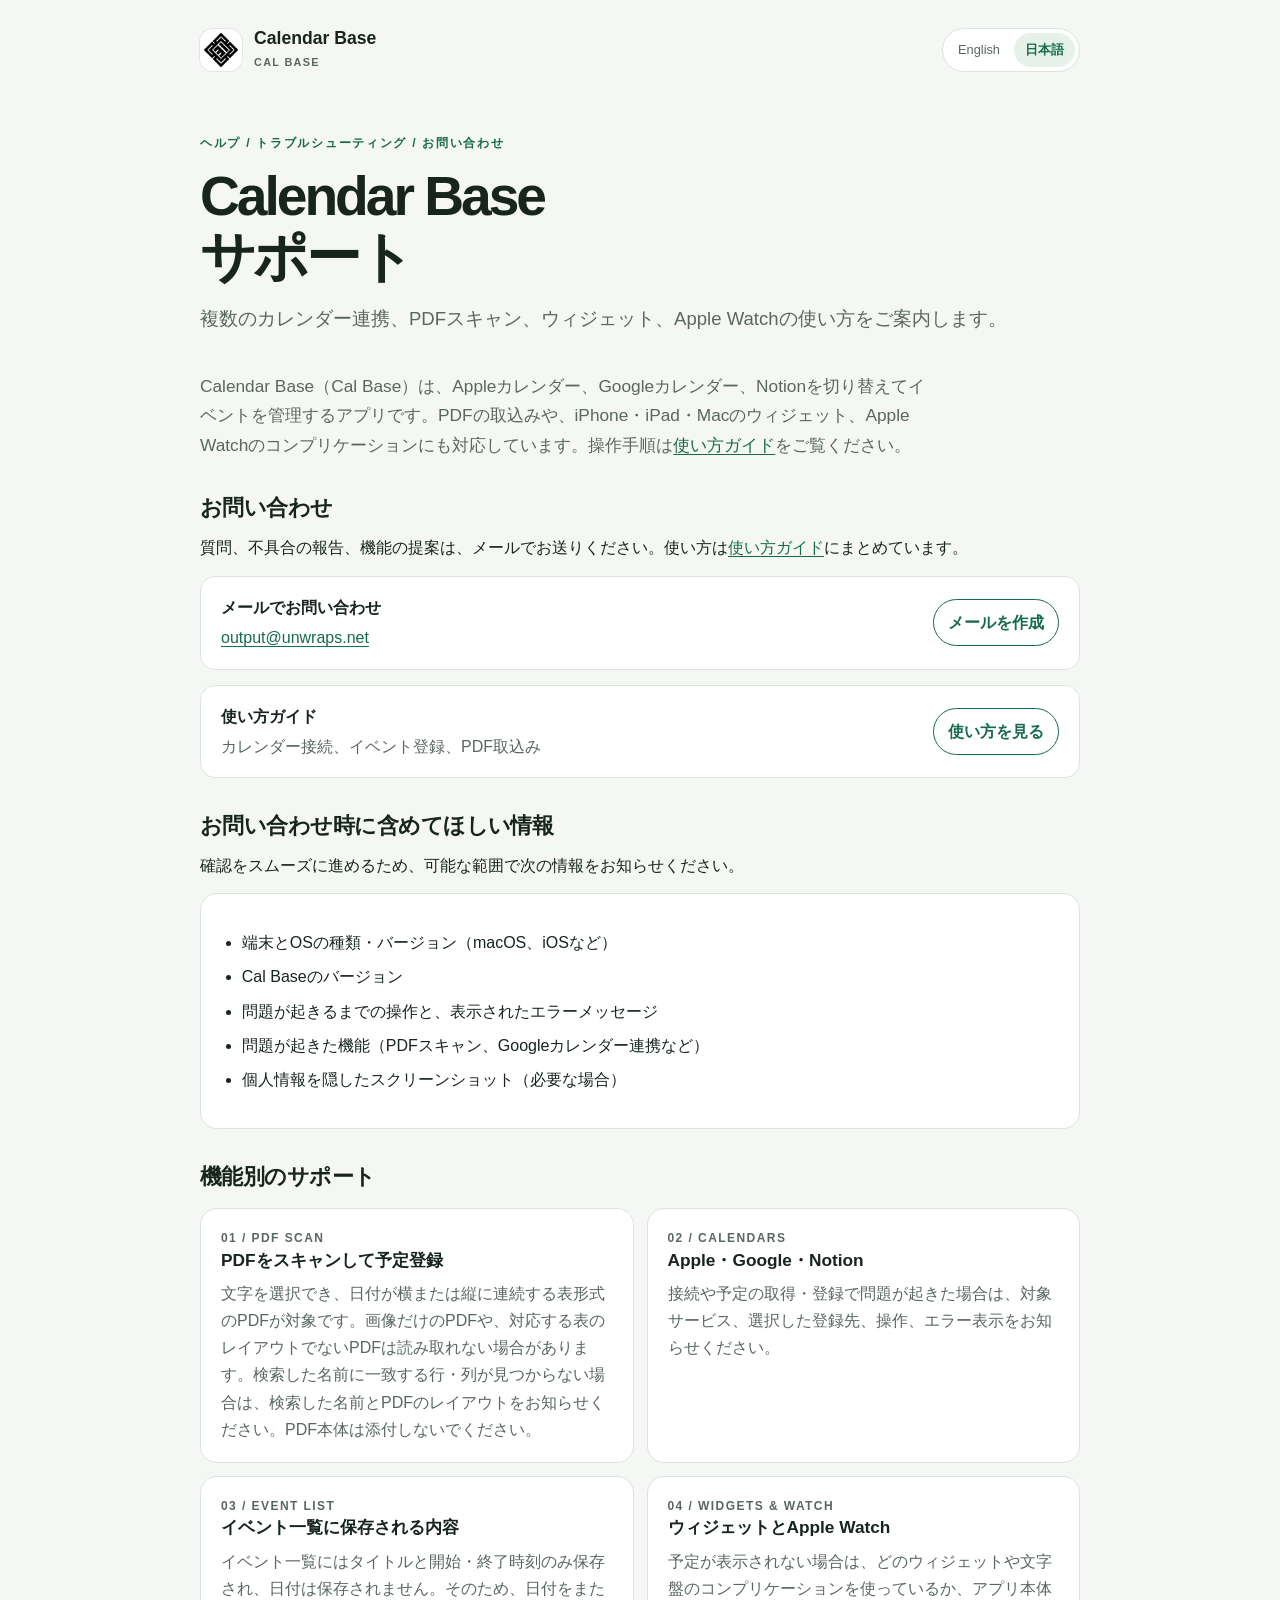
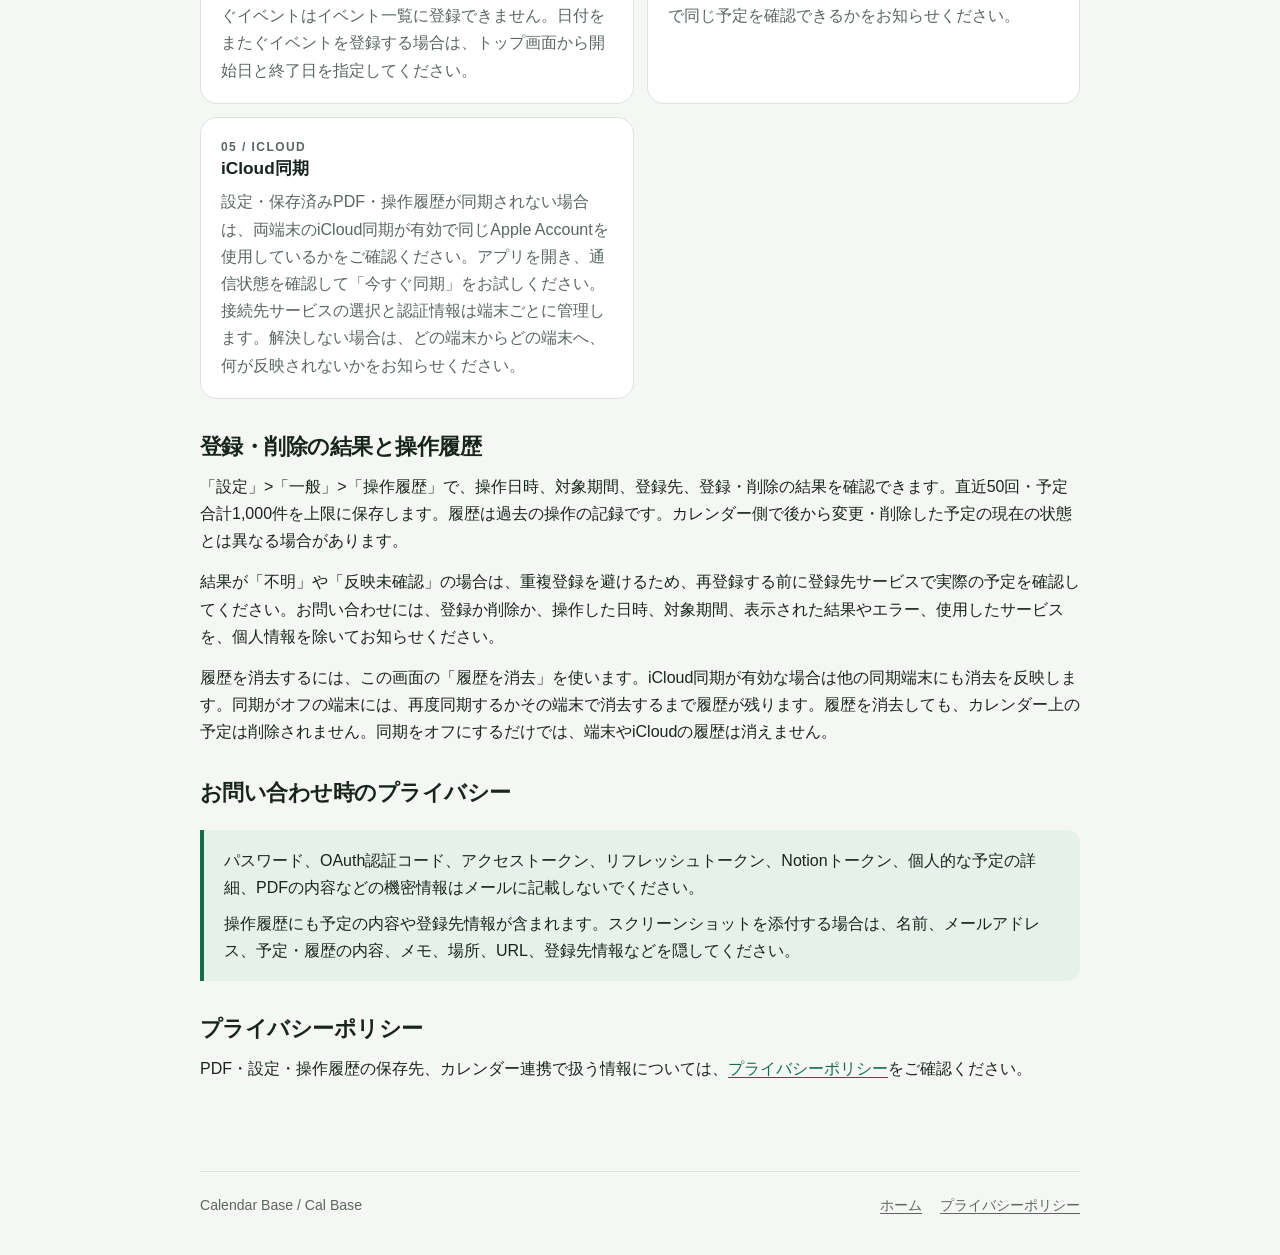
<file: support.html>
<!doctype html>
<html lang="ja">
<head>
  <meta charset="utf-8">
  <meta name="viewport" content="width=device-width, initial-scale=1">
  <meta http-equiv="refresh" content="0; url=/CalendarBase/support/">
  <link rel="canonical" href="https://unwraps.net/CalendarBase/support/">
  <title>サポート | Calendar Base</title>
  <script>location.replace("/CalendarBase/support/");</script>
</head>
<body>
  <p>ページを移動しました。<a href="/CalendarBase/support/">こちらを開いてください</a>。</p>
</body>
</html>
</file>
<file: CalendarBase/styles.css>
:root {
  color-scheme: light dark;
  --page: #f5f7f4;
  --surface: #ffffff;
  --ink: #17251e;
  --muted: #59675f;
  --line: #dce4dd;
  --brand: #176b4d;
  --brand-soft: #e6f2e9;
  --focus: #0b7650;
  font-family: -apple-system, BlinkMacSystemFont, "Segoe UI", sans-serif;
  font-size: 16px;
  line-height: 1.7;
}

* { box-sizing: border-box; }
body {
  margin: 0;
  background: var(--page);
  color: var(--ink);
}
a { color: var(--brand); text-underline-offset: .18em; }
a:hover { text-decoration-thickness: 2px; }
a:focus-visible, button:focus-visible { outline: 3px solid var(--focus); outline-offset: 3px; }
.shell { width: min(880px, 100% - 40px); margin: 0 auto; }
.site-header {
  display: flex;
  align-items: center;
  justify-content: space-between;
  gap: 20px;
  padding: 28px 0 18px;
}
.brand { display: inline-flex; align-items: center; gap: 12px; color: inherit; text-decoration: none; }
.brand-icon {
  display: block;
  width: 42px;
  height: 42px;
  border-radius: 13px;
  object-fit: cover;
  box-shadow: 0 0 0 1px rgb(23 37 30 / 8%);
}
.brand-name { display: block; font-size: 1.1rem; font-weight: 730; line-height: 1.2; }
.brand-caption { display: block; margin-top: 4px; color: var(--muted); font-size: .68rem; font-weight: 650; letter-spacing: .12em; }
.language-switch { display: inline-flex; gap: 3px; padding: 4px; border: 1px solid var(--line); border-radius: 999px; background: var(--surface); }
.language-switch button {
  min-height: 34px;
  padding: 5px 11px;
  border: 0;
  border-radius: 999px;
  background: transparent;
  color: var(--muted);
  cursor: pointer;
  font: inherit;
  font-size: .8rem;
}
.language-switch button[aria-pressed="true"] { background: var(--brand-soft); color: var(--brand); font-weight: 700; }
.hero { padding: 43px 0 37px; }
.eyebrow { margin: 0 0 12px; color: var(--brand); font-size: .76rem; font-weight: 750; letter-spacing: .14em; text-transform: uppercase; }
h1 { max-width: 760px; margin: 0; font-size: clamp(2.2rem, 7vw, 3.45rem); letter-spacing: -.055em; line-height: 1.12; }
.hero-subtitle { margin: 14px 0 0; color: var(--muted); font-size: clamp(1rem, 2.5vw, 1.16rem); }
.updated { margin: 20px 0 0; color: var(--muted); font-size: .85rem; }
main { padding-bottom: 54px; }
.intro { max-width: 740px; margin: 0 0 34px; color: var(--muted); font-size: 1.08rem; }
.section { margin: 34px 0; }
.section h2 { margin: 0 0 12px; font-size: 1.35rem; letter-spacing: -.025em; line-height: 1.3; }
.section > p { margin: 0 0 14px; }
.card-grid { display: grid; grid-template-columns: repeat(2, minmax(0, 1fr)); gap: 13px; margin-top: 17px; }
.card {
  min-width: 0;
  padding: 19px 20px;
  border: 1px solid var(--line);
  border-radius: 17px;
  background: var(--surface);
}
.card-index { margin: 0 0 9px; color: var(--brand); font-size: .75rem; font-weight: 750; letter-spacing: .12em; }
.card h3 { margin: 0 0 8px; font-size: 1.08rem; line-height: 1.35; }
.card p { margin: 0; color: var(--muted); }
.card p + p { margin-top: 10px; }
.notice {
  margin: 22px 0;
  padding: 17px 20px;
  border-left: 4px solid var(--brand);
  border-radius: 0 13px 13px 0;
  background: var(--brand-soft);
}
.notice p { margin: 0; }
.notice p + p { margin-top: 9px; }
.link-panel {
  display: flex;
  align-items: center;
  justify-content: space-between;
  gap: 16px;
  margin: 15px 0;
  padding: 17px 20px;
  border: 1px solid var(--line);
  border-radius: 15px;
  background: var(--surface);
}
.link-panel strong { display: block; }
.link-panel p { margin: 3px 0 0; color: var(--muted); }
.link-button {
  flex: 0 0 auto;
  display: inline-block;
  padding: 9px 14px;
  border: 1px solid var(--brand);
  border-radius: 999px;
  color: var(--brand);
  font-weight: 700;
  text-decoration: none;
}
.link-button:hover { background: var(--brand-soft); }
ul { padding-left: 1.3rem; }
li + li { margin-top: 7px; }
.site-footer {
  display: flex;
  flex-wrap: wrap;
  justify-content: space-between;
  gap: 12px 24px;
  padding: 22px 0 38px;
  border-top: 1px solid var(--line);
  color: var(--muted);
  font-size: .88rem;
}
.footer-links { display: flex; flex-wrap: wrap; gap: 8px 18px; }
.site-footer a { color: inherit; }
[hidden] { display: none !important; }

@media (max-width: 640px) {
  .shell { width: min(100% - 30px, 880px); }
  .site-header { align-items: flex-start; padding-top: 19px; }
  .brand { gap: 9px; }
  .brand-icon { width: 38px; height: 38px; border-radius: 12px; }
  .brand-caption { font-size: .59rem; }
  .language-switch button { padding-inline: 9px; }
  .hero { padding: 34px 0 27px; }
  .card-grid { grid-template-columns: 1fr; }
  .link-panel { align-items: flex-start; flex-direction: column; }
}

@media (prefers-color-scheme: dark) {
  :root {
    --page: #111713;
    --surface: #19221c;
    --ink: #edf3ed;
    --muted: #b0beb4;
    --line: #334139;
    --brand: #91d5ae;
    --brand-soft: #20382b;
    --focus: #b7edcb;
  }
}
</file>
